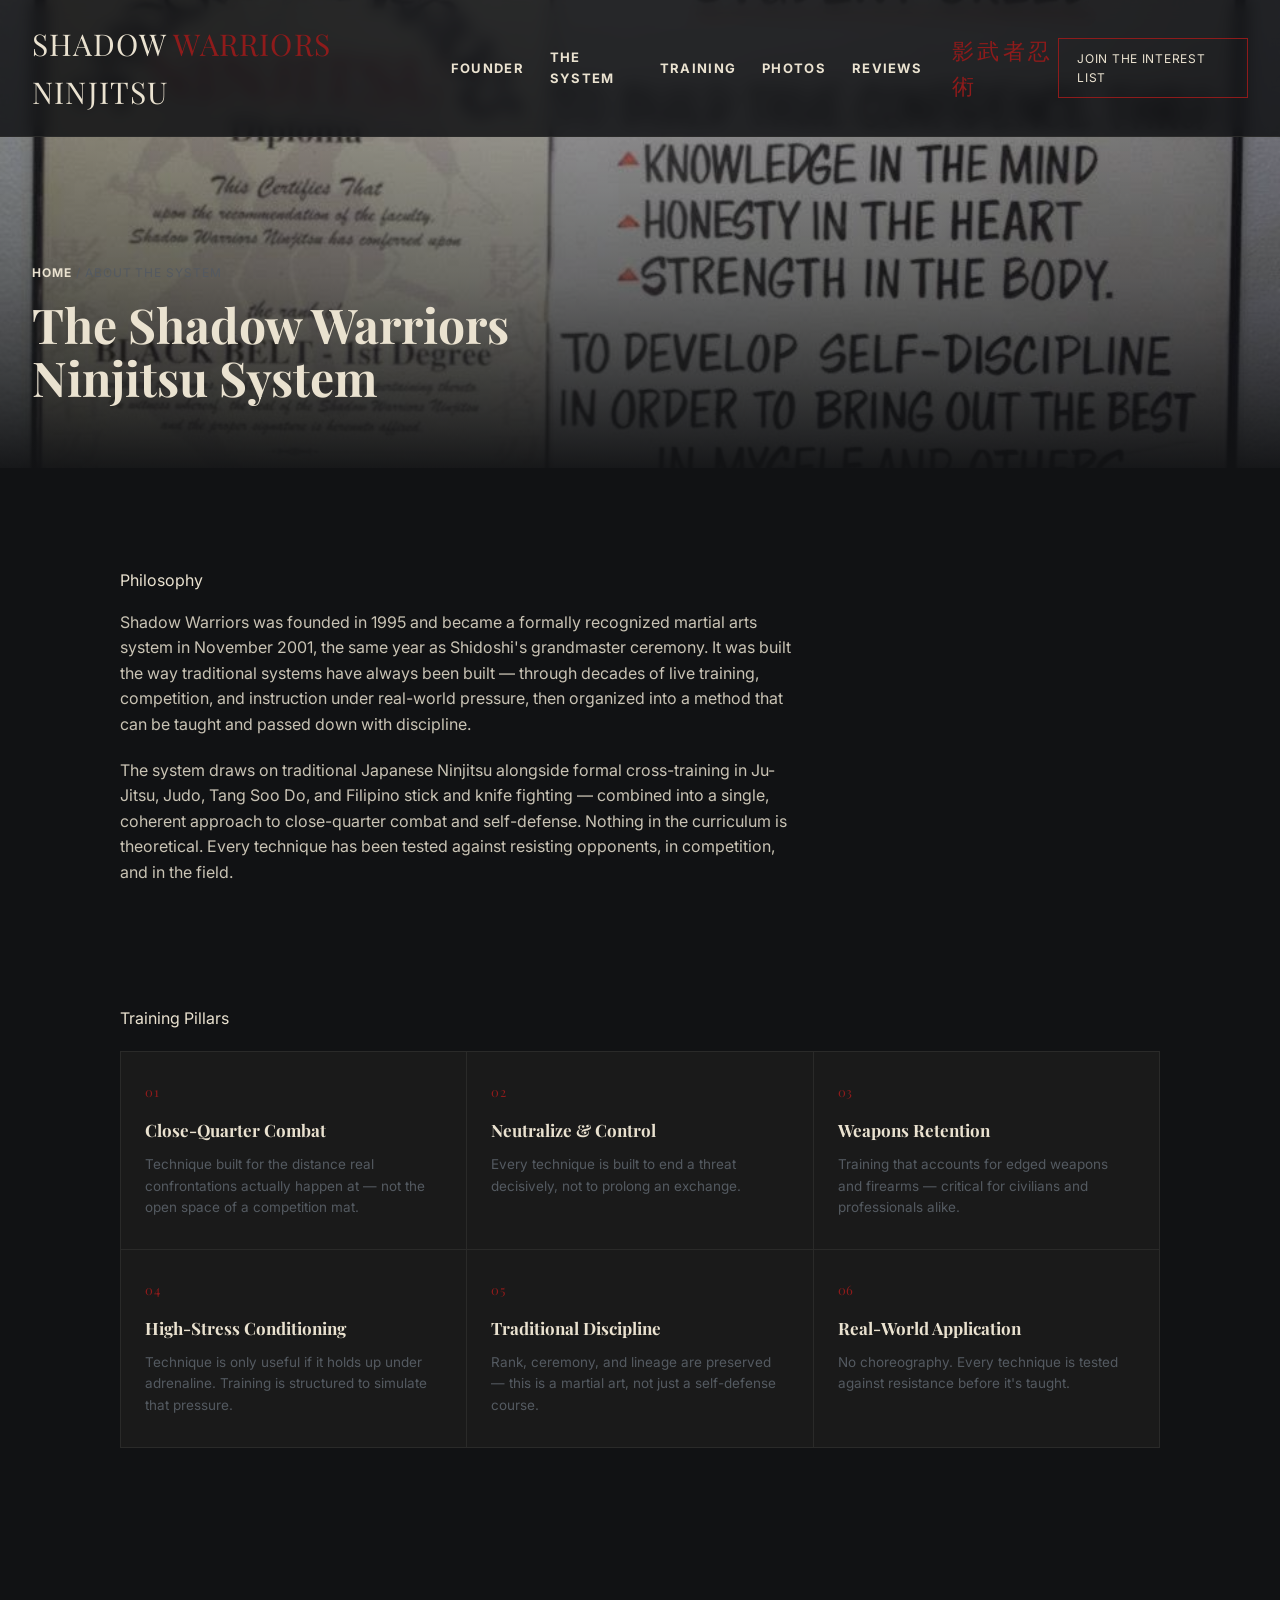
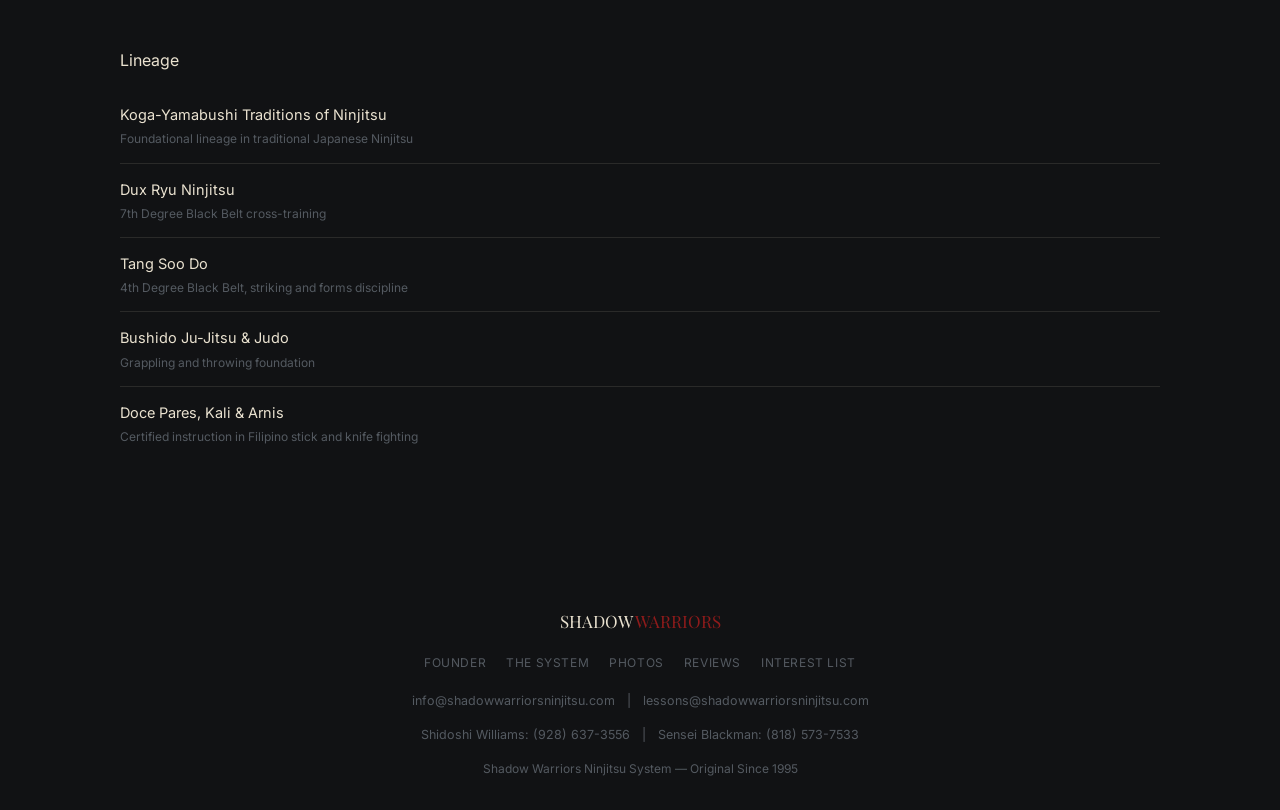
<file: about-the-system.html>
<!DOCTYPE html>
<html lang="en">
<head>
<meta charset="UTF-8">
<meta name="viewport" content="width=device-width, initial-scale=1.0">
<title>About the System — Shadow Warriors Ninjitsu</title>
<link rel="preconnect" href="https://fonts.googleapis.com">
<link rel="preconnect" href="https://fonts.gstatic.com" crossorigin>
<link href="https://fonts.googleapis.com/css2?family=Playfair+Display:wght@400;600;700&family=Inter:wght@400;500;600;700&display=swap" rel="stylesheet">
<link rel="stylesheet" href="style.css">
<style>
  .page-hero{
    position:relative; min-height:52vh;
    display:flex; align-items:flex-end;
    padding:64px 32px 64px;
    background:
      linear-gradient(180deg, rgba(17,18,20,0.12) 0%, rgba(17,18,20,0.55) 60%, rgba(17,18,20,0.97) 100%),
      url('photos/credential-black-belt-diploma-creed.jpg') center 30% / cover no-repeat;
  }
  .page-hero-inner{ max-width:640px; }
  .breadcrumb{ font-size:12px; letter-spacing:0.08em; text-transform:uppercase; color:var(--steel); margin-bottom:16px; display:block; }
  .breadcrumb a{ color:var(--rice); font-weight:700; } .breadcrumb a:hover{ color:var(--crimson); }

  .philosophy p{ color:#c9c3b4; font-size:16px; max-width:680px; margin-bottom:20px; }

  .pillar-grid{ display:grid; grid-template-columns:repeat(3,1fr); gap:1px; background:var(--hairline); border:1px solid var(--hairline); margin-top:20px; }
  .pillar-card{ background:var(--charcoal); padding:30px 24px; }
  .pillar-card .num{ font-family:'Playfair Display', serif; font-size:13px; color:var(--crimson); letter-spacing:0.06em; margin-bottom:14px; }
  .pillar-card h3{ font-family:'Playfair Display', serif; font-size:17px; color:var(--rice); margin-bottom:10px; }
  .pillar-card p{ font-size:13.5px; color:var(--steel); }
  @media (max-width:800px){ .pillar-grid{ grid-template-columns:1fr; } }

  .lineage-list{ list-style:none; margin-top:8px; }
  .lineage-list li{ font-size:14.5px; color:var(--rice); padding:14px 0; border-top:1px solid var(--hairline); }
  .lineage-list li:first-child{ border-top:none; }
  .lineage-list span{ display:block; font-size:12px; color:var(--steel); margin-top:3px; }
</style>
</head>
<body>

<div class="nav-backdrop"></div>
<nav>
  <a href="shadow-warriors-legacy-homepage.html" class="nav-brand" style="text-decoration:none;">SHADOW <span>WARRIORS</span> NINJITSU</a>
  <div class="nav-links">
    <a href="founder.html">Founder</a>
    <a href="about-the-system.html">The System</a>
    <a href="training.html">Training</a>
    <a href="photos.html">Photos</a>
    <a href="shadow-warriors-legacy-homepage.html#reviews">Reviews</a>
    <span class="nav-kanji">影武者忍術</span>
    <a href="contact.html" class="nav-mobile-cta">Join the Interest List</a>
  </div>
  <a href="contact.html" class="nav-cta">Join the Interest List</a>
  <button class="nav-toggle" aria-label="Open menu">&#9776;</button>
</nav>

<header class="page-hero">
  <div class="page-hero-inner fade">
    <span class="breadcrumb"><a href="shadow-warriors-legacy-homepage.html">Home</a> / About the System</span>
    <h1 class="serif" style="font-size:clamp(32px,5vw,48px); color:var(--rice); line-height:1.1;">The Shadow Warriors Ninjitsu System</h1>
  </div>
</header>

<section>
  <div class="inner philosophy">
    <span class="eyebrow" style="display:block; margin-bottom:16px;">Philosophy</span>
    <p>Shadow Warriors was founded in 1995 and became a formally recognized martial arts system in November 2001, the same year as Shidoshi's grandmaster ceremony. It was built the way traditional systems have always been built — through decades of live training, competition, and instruction under real-world pressure, then organized into a method that can be taught and passed down with discipline.</p>
    <p>The system draws on traditional Japanese Ninjitsu alongside formal cross-training in Ju-Jitsu, Judo, Tang Soo Do, and Filipino stick and knife fighting — combined into a single, coherent approach to close-quarter combat and self-defense. Nothing in the curriculum is theoretical. Every technique has been tested against resisting opponents, in competition, and in the field.</p>
  </div>
</section>

<section style="padding-top:0;">
  <div class="inner">
    <span class="eyebrow" style="display:block; margin-bottom:16px;">Training Pillars</span>
    <div class="pillar-grid">
      <div class="pillar-card">
        <div class="num">01</div>
        <h3>Close-Quarter Combat</h3>
        <p>Technique built for the distance real confrontations actually happen at — not the open space of a competition mat.</p>
      </div>
      <div class="pillar-card">
        <div class="num">02</div>
        <h3>Neutralize &amp; Control</h3>
        <p>Every technique is built to end a threat decisively, not to prolong an exchange.</p>
      </div>
      <div class="pillar-card">
        <div class="num">03</div>
        <h3>Weapons Retention</h3>
        <p>Training that accounts for edged weapons and firearms — critical for civilians and professionals alike.</p>
      </div>
      <div class="pillar-card">
        <div class="num">04</div>
        <h3>High-Stress Conditioning</h3>
        <p>Technique is only useful if it holds up under adrenaline. Training is structured to simulate that pressure.</p>
      </div>
      <div class="pillar-card">
        <div class="num">05</div>
        <h3>Traditional Discipline</h3>
        <p>Rank, ceremony, and lineage are preserved — this is a martial art, not just a self-defense course.</p>
      </div>
      <div class="pillar-card">
        <div class="num">06</div>
        <h3>Real-World Application</h3>
        <p>No choreography. Every technique is tested against resistance before it's taught.</p>
      </div>
    </div>
  </div>
</section>

<section>
  <div class="inner">
    <span class="eyebrow" style="display:block; margin-bottom:16px;">Lineage</span>
    <ul class="lineage-list">
      <li>Koga-Yamabushi Traditions of Ninjitsu<span>Foundational lineage in traditional Japanese Ninjitsu</span></li>
      <li>Dux Ryu Ninjitsu<span>7th Degree Black Belt cross-training</span></li>
      <li>Tang Soo Do<span>4th Degree Black Belt, striking and forms discipline</span></li>
      <li>Bushido Ju-Jitsu &amp; Judo<span>Grappling and throwing foundation</span></li>
      <li>Doce Pares, Kali &amp; Arnis<span>Certified instruction in Filipino stick and knife fighting</span></li>
    </ul>
  </div>
</section>

<footer>
  <div class="footer-brand">SHADOW <span>WARRIORS</span></div>
  <div class="footer-links">
    <a href="founder.html">Founder</a>
    <a href="about-the-system.html">The System</a>
    <a href="photos.html">Photos</a>
    <a href="shadow-warriors-legacy-homepage.html#reviews">Reviews</a>
    <a href="contact.html">Interest List</a>
  </div>
  <div class="footer-emails" style="margin-bottom:14px; font-size:12.5px; color:var(--steel);">
    <a href="mailto:info@shadowwarriorsninjitsu.com" style="color:var(--steel);">info@shadowwarriorsninjitsu.com</a>
    &nbsp;&nbsp;|&nbsp;&nbsp;
    <a href="mailto:lessons@shadowwarriorsninjitsu.com" style="color:var(--steel);">lessons@shadowwarriorsninjitsu.com</a>
  </div>
  <div class="footer-phones" style="margin-bottom:14px; font-size:12.5px; color:var(--steel);">
    <a href="tel:+19286373556" style="color:var(--steel);">Shidoshi Williams: (928) 637-3556</a>
    &nbsp;&nbsp;|&nbsp;&nbsp;
    <a href="tel:+18185737533" style="color:var(--steel);">Sensei Blackman: (818) 573-7533</a>
  </div>
  <div class="footer-meta">Shadow Warriors Ninjitsu System — Original Since 1995</div>
</footer>

<script src="script.js"></script>
</body>
</html>
</file>
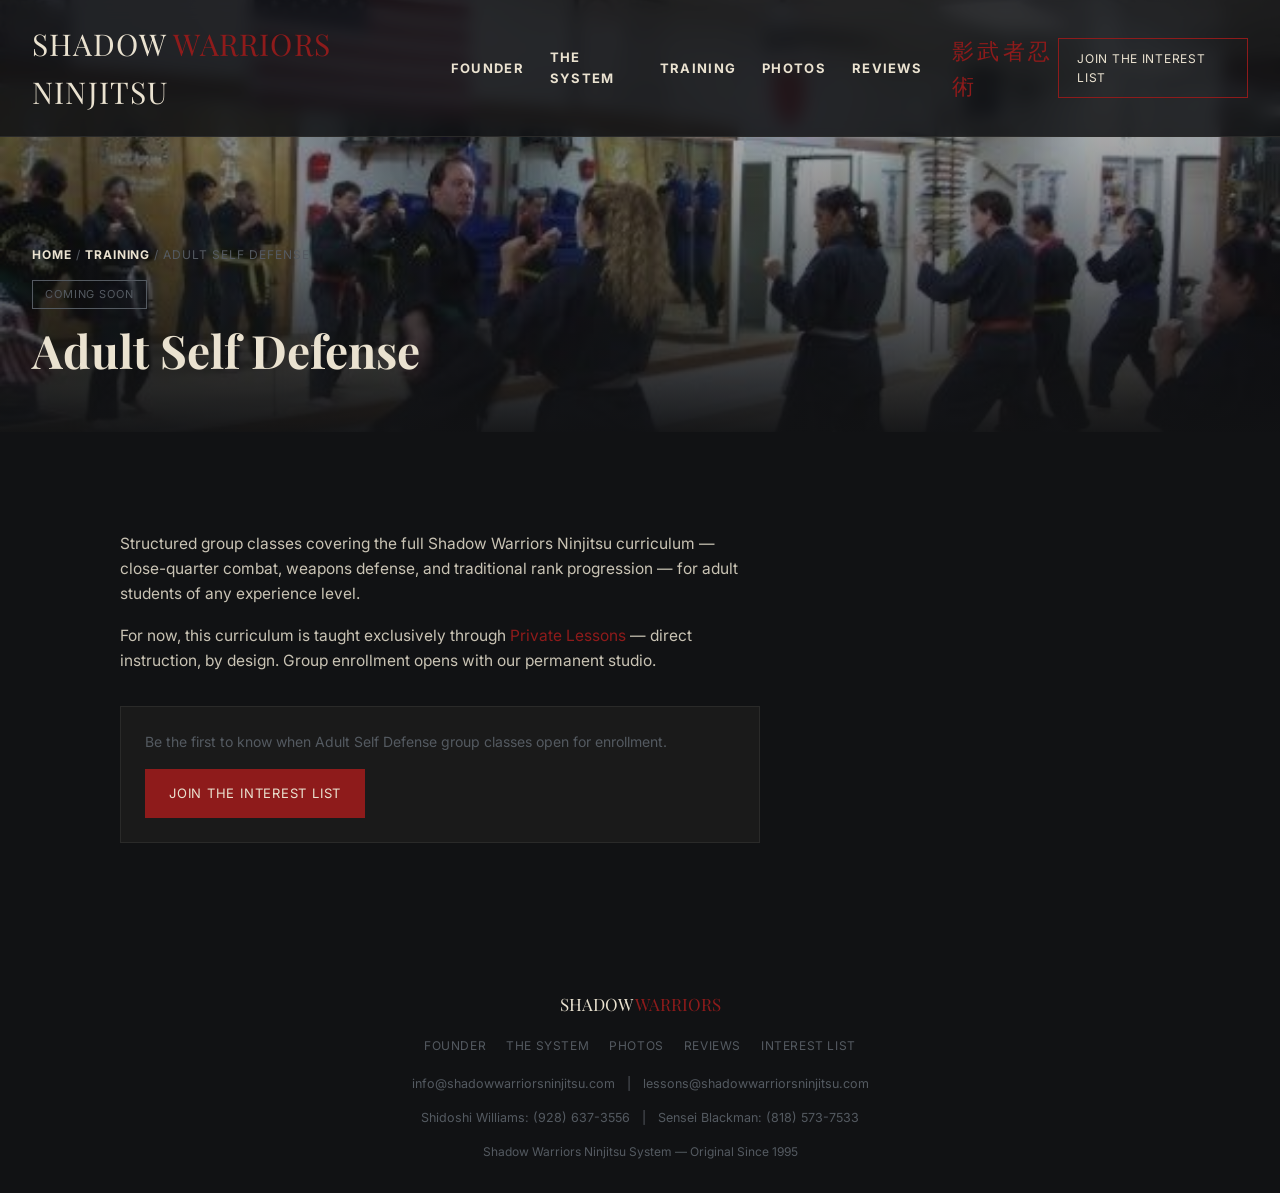
<file: adult-self-defense.html>
<!DOCTYPE html>
<html lang="en">
<head>
<meta charset="UTF-8">
<meta name="viewport" content="width=device-width, initial-scale=1.0">
<title>Adult Self Defense — Shadow Warriors Ninjitsu</title>
<link rel="preconnect" href="https://fonts.googleapis.com">
<link rel="preconnect" href="https://fonts.gstatic.com" crossorigin>
<link href="https://fonts.googleapis.com/css2?family=Playfair+Display:wght@400;600;700&family=Inter:wght@400;500;600;700&display=swap" rel="stylesheet">
<link rel="stylesheet" href="style.css">
<style>
  .page-hero{
    position:relative; min-height:48vh;
    display:flex; align-items:flex-end;
    padding:64px 32px 56px;
    background:
      linear-gradient(180deg, rgba(17,18,20,0.12) 0%, rgba(17,18,20,0.58) 60%, rgba(17,18,20,0.97) 100%),
      url('photos/training-class-kicks.jpg') center 30% / cover no-repeat;
  }
  .breadcrumb{ font-size:12px; letter-spacing:0.08em; text-transform:uppercase; color:var(--steel); margin-bottom:16px; display:block; }
  .breadcrumb a{ color:var(--rice); font-weight:700; } .breadcrumb a:hover{ color:var(--crimson); }
  .status-pill{ display:inline-block; font-size:11px; letter-spacing:0.08em; text-transform:uppercase; color:var(--steel); border:1px solid var(--steel); padding:5px 12px; margin-bottom:16px; }

  .simple-body p{ color:#c9c3b4; font-size:15.5px; max-width:640px; margin-bottom:18px; }
  .cta-block{ margin-top:32px; padding:24px; border:1px solid var(--hairline); background:var(--charcoal); max-width:640px; }
  .cta-block p{ margin-bottom:16px; color:var(--steel); font-size:14px; }
  .cta-btn{ display:inline-block; background:var(--crimson); color:var(--rice); font-size:13px; letter-spacing:0.06em; text-transform:uppercase; padding:14px 24px; }
  .cta-btn:hover{ background:#701515; }
</style>
</head>
<body>

<div class="nav-backdrop"></div>
<nav>
  <a href="shadow-warriors-legacy-homepage.html" class="nav-brand" style="text-decoration:none;">SHADOW <span>WARRIORS</span> NINJITSU</a>
  <div class="nav-links">
    <a href="founder.html">Founder</a>
    <a href="about-the-system.html">The System</a>
    <a href="training.html">Training</a>
    <a href="photos.html">Photos</a>
    <a href="shadow-warriors-legacy-homepage.html#reviews">Reviews</a>
    <span class="nav-kanji">影武者忍術</span>
    <a href="contact.html" class="nav-mobile-cta">Join the Interest List</a>
  </div>
  <a href="contact.html" class="nav-cta">Join the Interest List</a>
  <button class="nav-toggle" aria-label="Open menu">&#9776;</button>
</nav>

<header class="page-hero">
  <div class="fade" style="max-width:620px;">
    <span class="breadcrumb"><a href="shadow-warriors-legacy-homepage.html">Home</a> / <a href="training.html">Training</a> / Adult Self Defense</span>
    <span class="status-pill">Coming Soon</span>
    <h1 class="serif" style="font-size:clamp(30px,5vw,46px); color:var(--rice); line-height:1.1;">Adult Self Defense</h1>
  </div>
</header>

<section>
  <div class="inner simple-body">
    <p>Structured group classes covering the full Shadow Warriors Ninjitsu curriculum — close-quarter combat, weapons defense, and traditional rank progression — for adult students of any experience level.</p>
    <p>For now, this curriculum is taught exclusively through <a href="private-lessons.html" style="color:var(--crimson);">Private Lessons</a> — direct instruction, by design. Group enrollment opens with our permanent studio.</p>

    <div class="cta-block">
      <p>Be the first to know when Adult Self Defense group classes open for enrollment.</p>
      <a href="contact.html" class="cta-btn">Join the Interest List</a>
    </div>
  </div>
</section>

<footer>
  <div class="footer-brand">SHADOW <span>WARRIORS</span></div>
  <div class="footer-links">
    <a href="founder.html">Founder</a>
    <a href="about-the-system.html">The System</a>
    <a href="photos.html">Photos</a>
    <a href="shadow-warriors-legacy-homepage.html#reviews">Reviews</a>
    <a href="contact.html">Interest List</a>
  </div>
  <div class="footer-emails" style="margin-bottom:14px; font-size:12.5px; color:var(--steel);">
    <a href="mailto:info@shadowwarriorsninjitsu.com" style="color:var(--steel);">info@shadowwarriorsninjitsu.com</a>
    &nbsp;&nbsp;|&nbsp;&nbsp;
    <a href="mailto:lessons@shadowwarriorsninjitsu.com" style="color:var(--steel);">lessons@shadowwarriorsninjitsu.com</a>
  </div>
  <div class="footer-phones" style="margin-bottom:14px; font-size:12.5px; color:var(--steel);">
    <a href="tel:+19286373556" style="color:var(--steel);">Shidoshi Williams: (928) 637-3556</a>
    &nbsp;&nbsp;|&nbsp;&nbsp;
    <a href="tel:+18185737533" style="color:var(--steel);">Sensei Blackman: (818) 573-7533</a>
  </div>
  <div class="footer-meta">Shadow Warriors Ninjitsu System — Original Since 1995</div>
</footer>

<script src="script.js"></script>
</body>
</html>
</file>
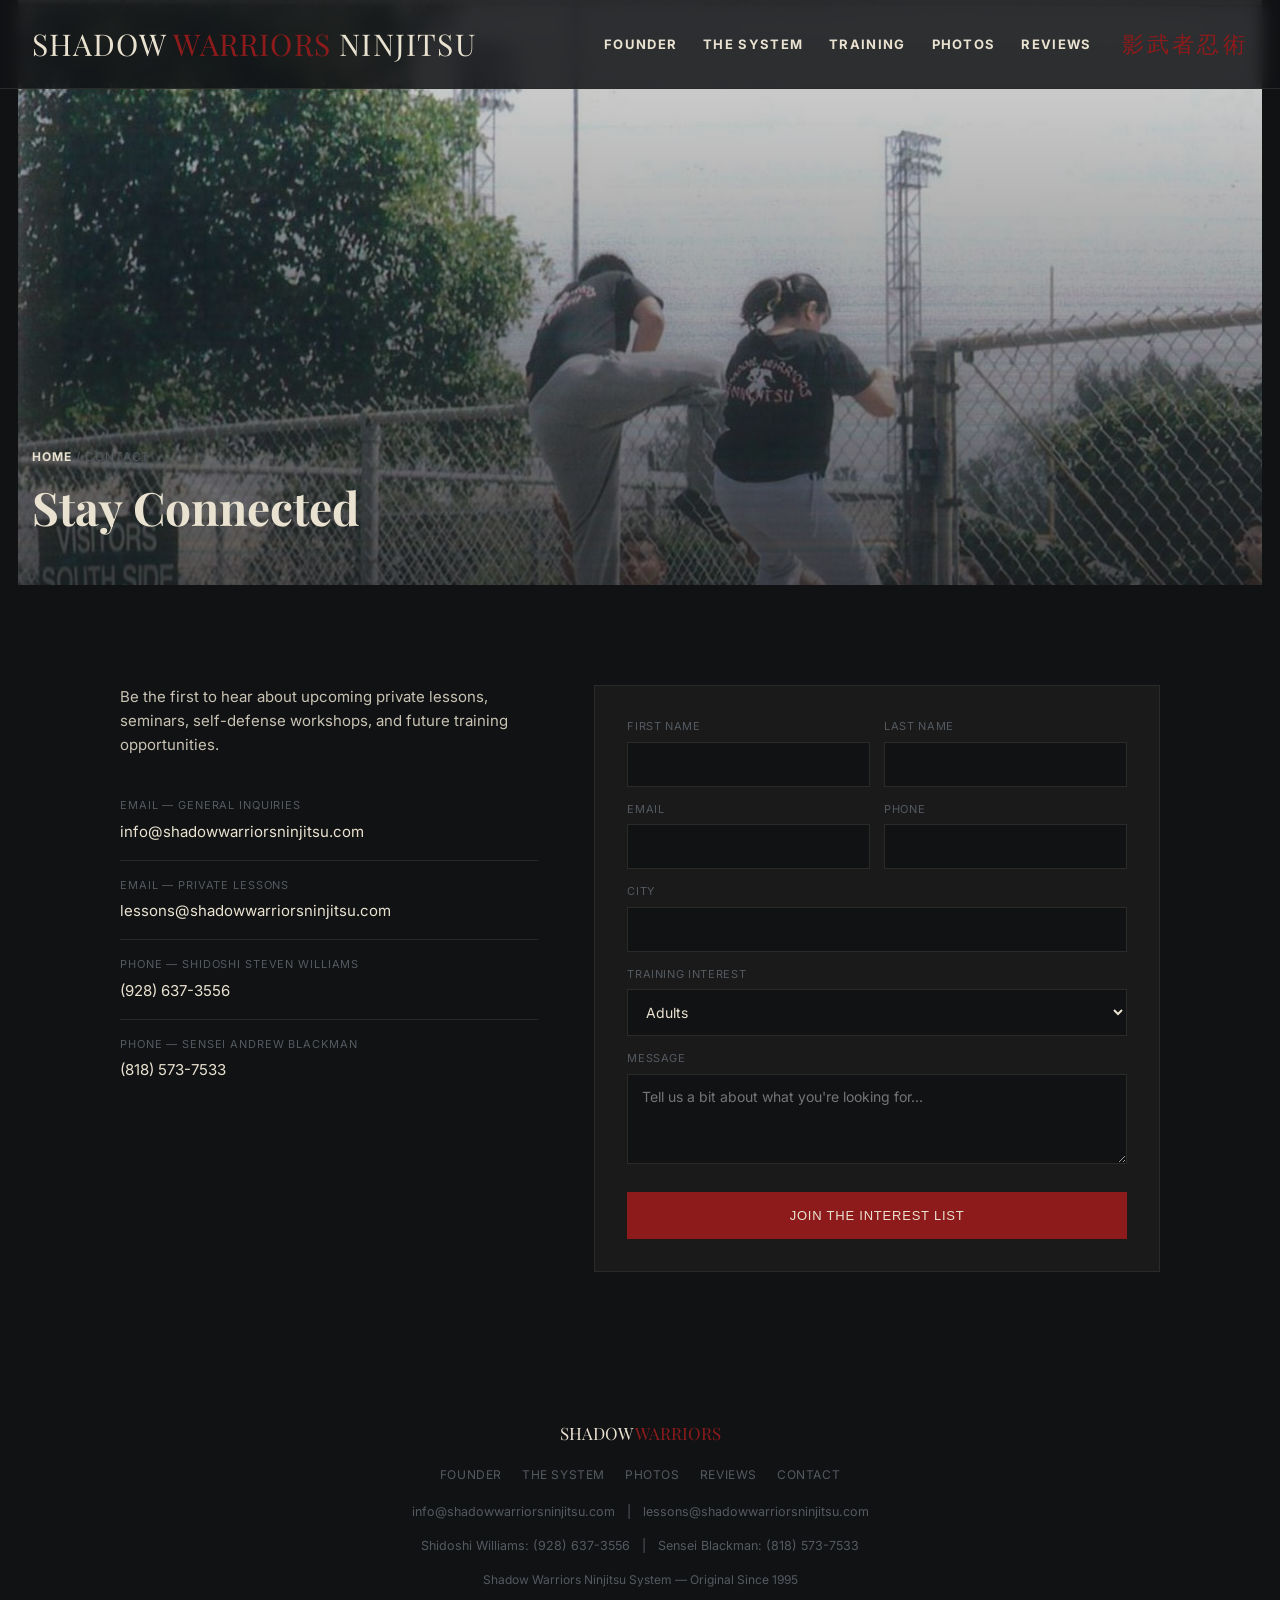
<file: contact.html>
<!DOCTYPE html>
<html lang="en">
<head>
<meta charset="UTF-8">
<meta name="viewport" content="width=device-width, initial-scale=1.0">
<title>Contact — Shadow Warriors Ninjitsu</title>
<link rel="preconnect" href="https://fonts.googleapis.com">
<link rel="preconnect" href="https://fonts.gstatic.com" crossorigin>
<link href="https://fonts.googleapis.com/css2?family=Playfair+Display:wght@400;600;700&family=Inter:wght@400;500;600;700&display=swap" rel="stylesheet">
<link rel="stylesheet" href="style.css">
<style>
  .page-hero{
    position:relative; min-height:65vh;
    display:flex; align-items:flex-end;
    padding:64px 32px 52px;
    background-color:#111214;
    background-image:
      linear-gradient(180deg, rgba(17,18,20,0.15) 0%, rgba(17,18,20,0.6) 60%, rgba(17,18,20,0.97) 100%),
      url('photos/contact-gate-hopping.jpg');
    background-position: 0 0, center center;
    background-size: 100% 100%, contain;
    background-repeat: no-repeat, no-repeat;
  }
  .breadcrumb{ font-size:12px; letter-spacing:0.08em; text-transform:uppercase; color:var(--steel); margin-bottom:16px; display:block; }
  .breadcrumb a{ color:var(--rice); font-weight:700; } .breadcrumb a:hover{ color:var(--crimson); }

  .contact-grid{ display:grid; grid-template-columns:0.85fr 1.15fr; gap:56px; align-items:start; }
  .contact-grid p{ color:#c9c3b4; font-size:15px; margin-bottom:24px; max-width:400px; }
  .info-list{ list-style:none; margin-bottom:32px; }
  .info-list li{ padding:16px 0; border-top:1px solid var(--hairline); }
  .info-list li:first-child{ border-top:none; }
  .info-label{ font-size:11px; letter-spacing:0.08em; text-transform:uppercase; color:var(--steel); margin-bottom:5px; }
  .info-value{ font-size:15px; color:var(--rice); }
  .info-note{ font-size:12.5px; color:var(--steel); font-style:italic; }

  form{ display:flex; flex-direction:column; gap:14px; background:var(--charcoal); border:1px solid var(--hairline); padding:32px; }
  .field-row{ display:grid; grid-template-columns:1fr 1fr; gap:14px; }
  label{ display:block; font-size:11px; letter-spacing:0.06em; text-transform:uppercase; color:var(--steel); margin-bottom:6px; }
  input, select, textarea{
    width:100%; background:var(--carbon); border:1px solid var(--hairline);
    color:var(--rice); padding:13px 14px; font-size:14px; font-family:'Inter', sans-serif;
  }
  textarea{ resize:vertical; min-height:90px; }
  input:focus, select:focus, textarea:focus{ outline:none; border-color:var(--crimson); }
  .submit-btn{
    background:var(--crimson); color:var(--rice); border:none;
    font-size:13px; letter-spacing:0.06em; text-transform:uppercase;
    padding:16px; cursor:pointer; margin-top:6px;
  }
  .submit-btn:hover{ background:#701515; }
  @media (max-width:800px){ .contact-grid{ grid-template-columns:1fr; gap:32px; } .field-row{ grid-template-columns:1fr; } }
</style>
</head>
<body>

<div class="nav-backdrop"></div>
<nav>
  <a href="shadow-warriors-legacy-homepage.html" class="nav-brand" style="text-decoration:none;">SHADOW <span>WARRIORS</span> NINJITSU</a>
  <div class="nav-links">
    <a href="founder.html">Founder</a>
    <a href="about-the-system.html">The System</a>
    <a href="training.html">Training</a>
    <a href="photos.html">Photos</a>
    <a href="shadow-warriors-legacy-homepage.html#reviews">Reviews</a>
    <span class="nav-kanji">影武者忍術</span>
    <a href="contact.html" class="nav-mobile-cta">Join the Interest List</a>
  </div>
  <button class="nav-toggle" aria-label="Open menu">&#9776;</button>
</nav>

<header class="page-hero">
  <div class="fade" style="max-width:640px;">
    <span class="breadcrumb"><a href="shadow-warriors-legacy-homepage.html">Home</a> / Contact</span>
    <h1 class="serif" style="font-size:clamp(30px,5vw,46px); color:var(--rice); line-height:1.1;">Stay Connected</h1>
  </div>
</header>

<section>
  <div class="inner">
    <div class="contact-grid">
      <div>
        <p>Be the first to hear about upcoming private lessons, seminars, self-defense workshops, and future training opportunities.</p>
        <ul class="info-list">
          <li>
            <div class="info-label">Email — General Inquiries</div>
            <div class="info-value"><a href="mailto:info@shadowwarriorsninjitsu.com" style="color:var(--rice);">info@shadowwarriorsninjitsu.com</a></div>
          </li>
          <li>
            <div class="info-label">Email — Private Lessons</div>
            <div class="info-value"><a href="mailto:lessons@shadowwarriorsninjitsu.com" style="color:var(--rice);">lessons@shadowwarriorsninjitsu.com</a></div>
          </li>
          <li>
            <div class="info-label">Phone — Shidoshi Steven Williams</div>
            <div class="info-value"><a href="tel:+19286373556" style="color:var(--rice);">(928) 637-3556</a></div>
          </li>
          <li>
            <div class="info-label">Phone — Sensei Andrew Blackman</div>
            <div class="info-value"><a href="tel:+18185737533" style="color:var(--rice);">(818) 573-7533</a></div>
          </li>
        </ul>
      </div>

      <form action="https://formspree.io/f/mnjkrvel" method="POST">
        <input type="hidden" name="_subject" value="New Interest List Submission — Contact Page">
        <div class="field-row">
          <div><label for="fname">First Name</label><input type="text" id="fname" name="First Name" required></div>
          <div><label for="lname">Last Name</label><input type="text" id="lname" name="Last Name" required></div>
        </div>
        <div class="field-row">
          <div><label for="email">Email</label><input type="email" id="email" name="Email" required></div>
          <div><label for="phone">Phone</label><input type="tel" id="phone" name="Phone"></div>
        </div>
        <div><label for="city">City</label><input type="text" id="city" name="City"></div>
        <div>
          <label for="interest">Training Interest</label>
          <select id="interest" name="Training Interest">
            <option>Adults</option>
            <option>Youth</option>
            <option>Private Lessons</option>
            <option>Women's Programs</option>
            <option>Weapons Training</option>
            <option>Law Enforcement</option>
            <option>Military</option>
          </select>
        </div>
        <div>
          <label for="message">Message</label>
          <textarea id="message" name="Message" placeholder="Tell us a bit about what you're looking for..."></textarea>
        </div>
        <button type="submit" class="submit-btn">Join the Interest List</button>
      </form>
    </div>
  </div>
</section>

<footer>
  <div class="footer-brand">SHADOW <span>WARRIORS</span></div>
  <div class="footer-links">
    <a href="founder.html">Founder</a>
    <a href="about-the-system.html">The System</a>
    <a href="photos.html">Photos</a>
    <a href="shadow-warriors-legacy-homepage.html#reviews">Reviews</a>
    <a href="contact.html">Contact</a>
  </div>
  <div class="footer-emails" style="margin-bottom:14px; font-size:12.5px; color:var(--steel);">
    <a href="mailto:info@shadowwarriorsninjitsu.com" style="color:var(--steel);">info@shadowwarriorsninjitsu.com</a>
    &nbsp;&nbsp;|&nbsp;&nbsp;
    <a href="mailto:lessons@shadowwarriorsninjitsu.com" style="color:var(--steel);">lessons@shadowwarriorsninjitsu.com</a>
  </div>
  <div class="footer-phones" style="margin-bottom:14px; font-size:12.5px; color:var(--steel);">
    <a href="tel:+19286373556" style="color:var(--steel);">Shidoshi Williams: (928) 637-3556</a>
    &nbsp;&nbsp;|&nbsp;&nbsp;
    <a href="tel:+18185737533" style="color:var(--steel);">Sensei Blackman: (818) 573-7533</a>
  </div>
  <div class="footer-meta">Shadow Warriors Ninjitsu System — Original Since 1995</div>
</footer>

<script src="script.js"></script>
</body>
</html>
</file>
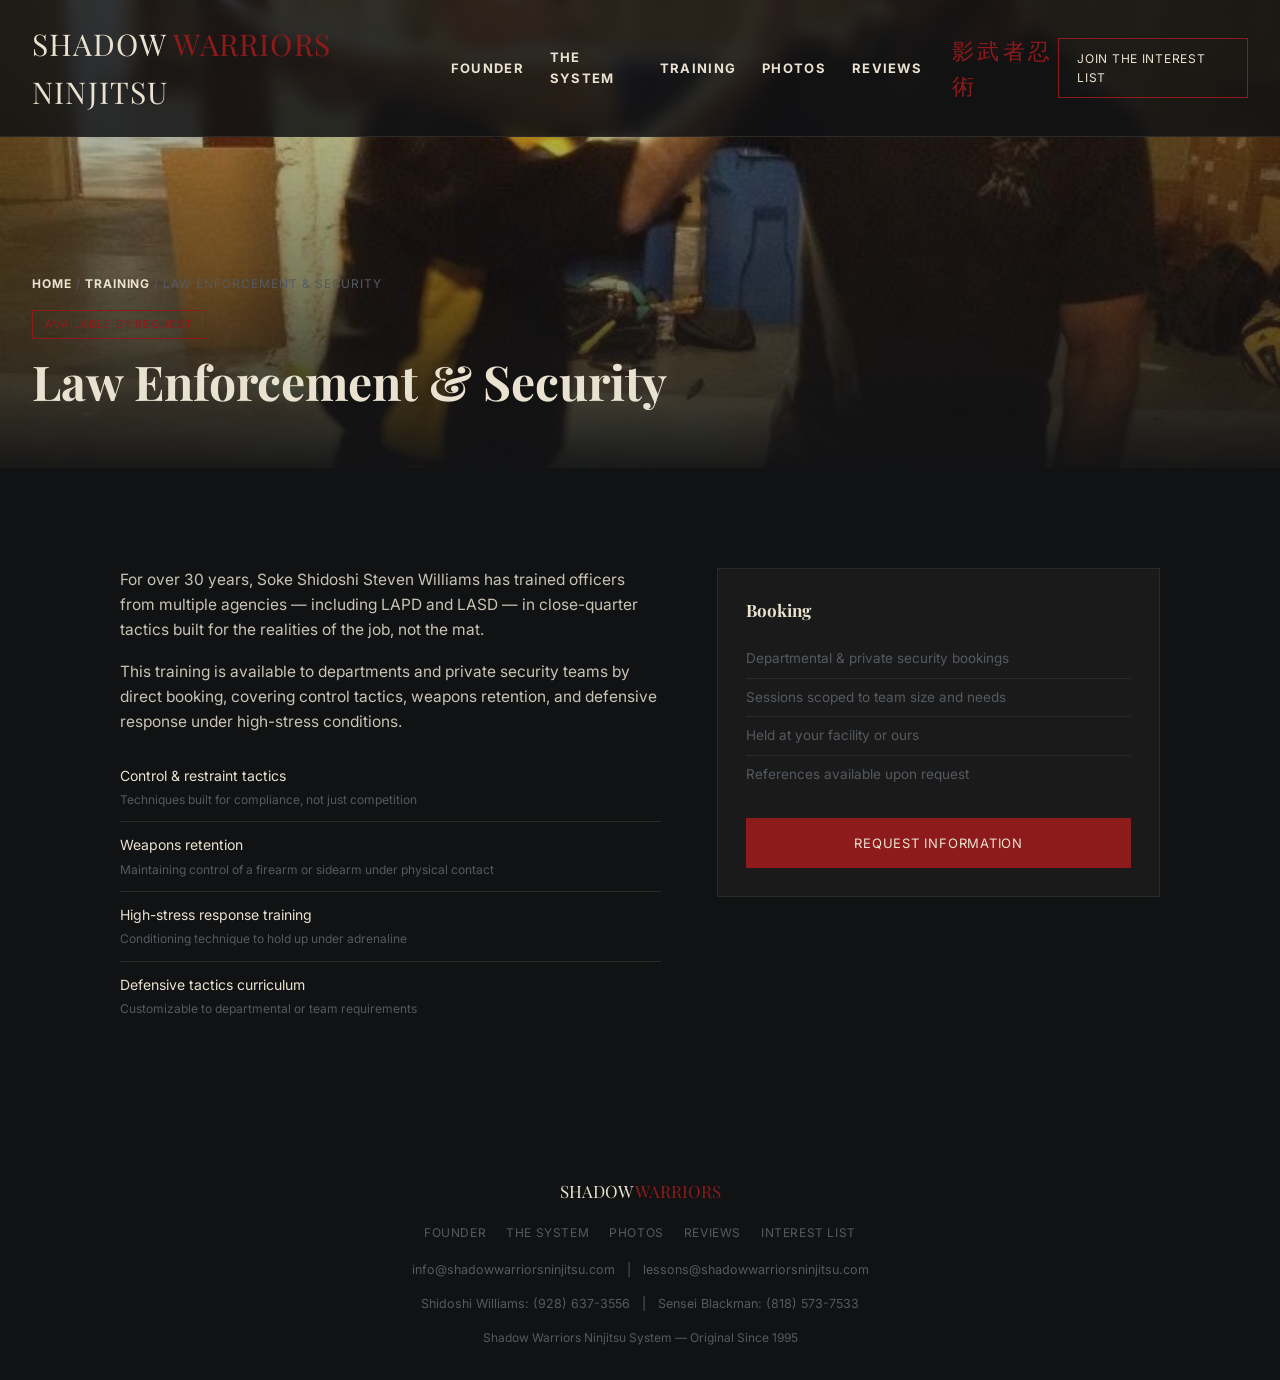
<file: law-enforcement-security.html>
<!DOCTYPE html>
<html lang="en">
<head>
<meta charset="UTF-8">
<meta name="viewport" content="width=device-width, initial-scale=1.0">
<title>Law Enforcement &amp; Security — Shadow Warriors Ninjitsu</title>
<link rel="preconnect" href="https://fonts.googleapis.com">
<link rel="preconnect" href="https://fonts.gstatic.com" crossorigin>
<link href="https://fonts.googleapis.com/css2?family=Playfair+Display:wght@400;600;700&family=Inter:wght@400;500;600;700&display=swap" rel="stylesheet">
<link rel="stylesheet" href="style.css">
<style>
  .page-hero{
    position:relative; min-height:52vh;
    display:flex; align-items:flex-end;
    padding:64px 32px 60px;
    background:
      linear-gradient(180deg, rgba(17,18,20,0.12) 0%, rgba(17,18,20,0.55) 60%, rgba(17,18,20,0.97) 100%),
      url('photos/training-weapons-defense-1.jpg') center 30% / cover no-repeat;
  }
  .breadcrumb{ font-size:12px; letter-spacing:0.08em; text-transform:uppercase; color:var(--steel); margin-bottom:16px; display:block; }
  .breadcrumb a{ color:var(--rice); font-weight:700; } .breadcrumb a:hover{ color:var(--crimson); }
  .status-pill{ display:inline-block; font-size:11px; letter-spacing:0.08em; text-transform:uppercase; color:var(--crimson); border:1px solid var(--crimson); padding:5px 12px; margin-bottom:16px; }

  .detail-grid{ display:grid; grid-template-columns:1.1fr 0.9fr; gap:56px; align-items:start; }
  .detail-grid p{ color:#c9c3b4; font-size:15.5px; margin-bottom:18px; }
  .detail-list{ list-style:none; margin-top:8px; }
  .detail-list li{ font-size:14px; color:var(--rice); padding:12px 0; border-top:1px solid var(--hairline); }
  .detail-list li:first-child{ border-top:none; }
  .detail-list span{ display:block; font-size:12px; color:var(--steel); margin-top:3px; }

  .side-card{ background:var(--charcoal); border:1px solid var(--hairline); padding:28px; }
  .side-card h3{ font-family:'Playfair Display', serif; font-size:17px; color:var(--rice); margin-bottom:16px; }
  .side-card ul{ list-style:none; margin-bottom:24px; }
  .side-card li{ font-size:13.5px; color:var(--steel); padding:8px 0; border-top:1px solid var(--hairline); }
  .side-card li:first-child{ border-top:none; }
  .side-btn{ display:block; text-align:center; background:var(--crimson); color:var(--rice); font-size:13px; letter-spacing:0.06em; text-transform:uppercase; padding:15px; }
  .side-btn:hover{ background:#701515; }
  @media (max-width:800px){ .detail-grid{ grid-template-columns:1fr; } }
</style>
</head>
<body>

<div class="nav-backdrop"></div>
<nav>
  <a href="index.html" class="nav-brand" style="text-decoration:none;">SHADOW <span>WARRIORS</span> NINJITSU</a>
  <div class="nav-links">
    <a href="founder.html">Founder</a>
    <a href="about-the-system.html">The System</a>
    <a href="training.html">Training</a>
    <a href="photos.html">Photos</a>
    <a href="shadow-warriors-legacy-homepage.html#reviews">Reviews</a>
    <span class="nav-kanji">影武者忍術</span>
    <a href="contact.html" class="nav-mobile-cta">Join the Interest List</a>
  </div>
  <a href="contact.html" class="nav-cta">Join the Interest List</a>
  <button class="nav-toggle" aria-label="Open menu">&#9776;</button>
</nav>

<header class="page-hero">
  <div class="fade" style="max-width:640px;">
    <span class="breadcrumb"><a href="shadow-warriors-legacy-homepage.html">Home</a> / <a href="training.html">Training</a> / Law Enforcement &amp; Security</span>
    <span class="status-pill">Available by Request</span>
    <h1 class="serif" style="font-size:clamp(30px,5vw,48px); color:var(--rice); line-height:1.1;">Law Enforcement &amp; Security</h1>
  </div>
</header>

<section>
  <div class="inner">
    <div class="detail-grid">
      <div>
        <p>For over 30 years, Soke Shidoshi Steven Williams has trained officers from multiple agencies — including LAPD and LASD — in close-quarter tactics built for the realities of the job, not the mat.</p>
        <p>This training is available to departments and private security teams by direct booking, covering control tactics, weapons retention, and defensive response under high-stress conditions.</p>

        <ul class="detail-list">
          <li>Control &amp; restraint tactics<span>Techniques built for compliance, not just competition</span></li>
          <li>Weapons retention<span>Maintaining control of a firearm or sidearm under physical contact</span></li>
          <li>High-stress response training<span>Conditioning technique to hold up under adrenaline</span></li>
          <li>Defensive tactics curriculum<span>Customizable to departmental or team requirements</span></li>
        </ul>
      </div>

      <div class="side-card">
        <h3>Booking</h3>
        <ul>
          <li>Departmental &amp; private security bookings</li>
          <li>Sessions scoped to team size and needs</li>
          <li>Held at your facility or ours</li>
          <li>References available upon request</li>
        </ul>
        <a href="contact.html" class="side-btn">Request Information</a>
      </div>
    </div>
  </div>
</section>

<footer>
  <div class="footer-brand">SHADOW <span>WARRIORS</span></div>
  <div class="footer-links">
    <a href="founder.html">Founder</a>
    <a href="about-the-system.html">The System</a>
    <a href="photos.html">Photos</a>
    <a href="shadow-warriors-legacy-homepage.html#reviews">Reviews</a>
    <a href="contact.html">Interest List</a>
  </div>
  <div class="footer-emails" style="margin-bottom:14px; font-size:12.5px; color:var(--steel);">
    <a href="mailto:info@shadowwarriorsninjitsu.com" style="color:var(--steel);">info@shadowwarriorsninjitsu.com</a>
    &nbsp;&nbsp;|&nbsp;&nbsp;
    <a href="mailto:lessons@shadowwarriorsninjitsu.com" style="color:var(--steel);">lessons@shadowwarriorsninjitsu.com</a>
  </div>
  <div class="footer-phones" style="margin-bottom:14px; font-size:12.5px; color:var(--steel);">
    <a href="tel:+19286373556" style="color:var(--steel);">Shidoshi Williams: (928) 637-3556</a>
    &nbsp;&nbsp;|&nbsp;&nbsp;
    <a href="tel:+18185737533" style="color:var(--steel);">Sensei Blackman: (818) 573-7533</a>
  </div>
  <div class="footer-meta">Shadow Warriors Ninjitsu System — Original Since 1995</div>
</footer>

<script src="script.js"></script>
</body>
</html>
</file>
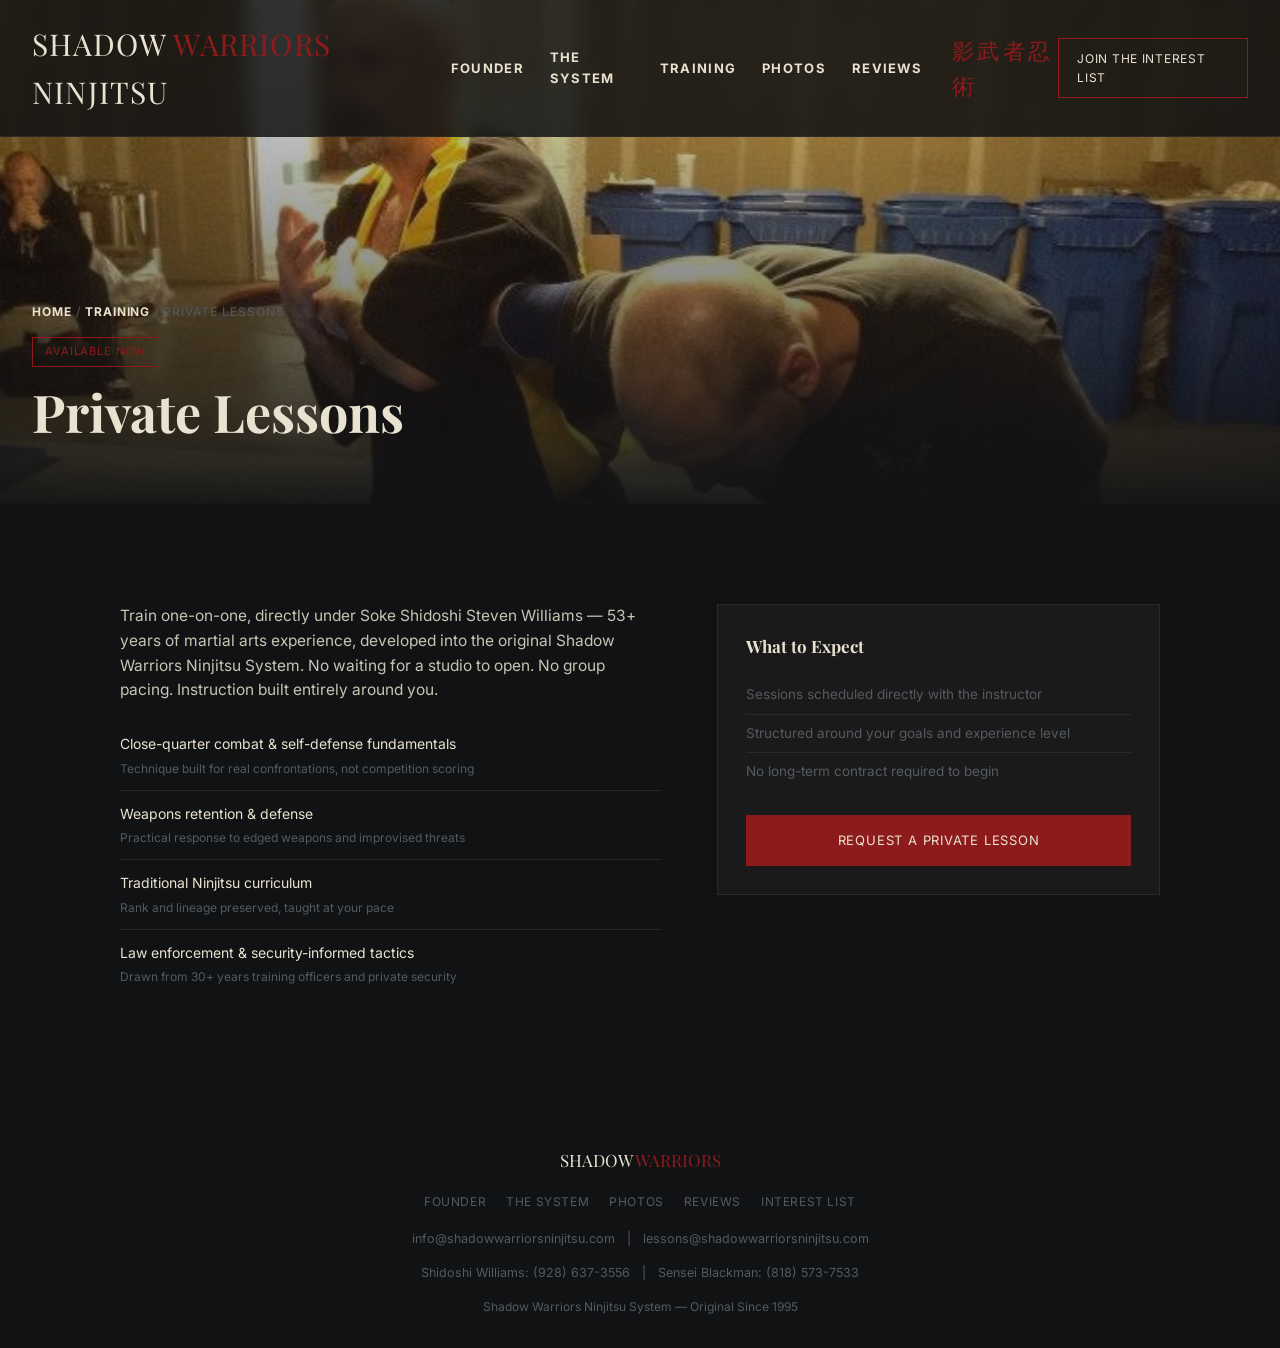
<file: private-lessons.html>
<!DOCTYPE html>
<html lang="en">
<head>
<meta charset="UTF-8">
<meta name="viewport" content="width=device-width, initial-scale=1.0">
<title>Private Lessons — Shadow Warriors Ninjitsu</title>
<link rel="preconnect" href="https://fonts.googleapis.com">
<link rel="preconnect" href="https://fonts.gstatic.com" crossorigin>
<link href="https://fonts.googleapis.com/css2?family=Playfair+Display:wght@400;600;700&family=Inter:wght@400;500;600;700&display=swap" rel="stylesheet">
<link rel="stylesheet" href="style.css">
<style>
  .page-hero{
    position:relative; min-height:56vh;
    display:flex; align-items:flex-end;
    padding:64px 32px 64px;
    background:
      linear-gradient(180deg, rgba(17,18,20,0.10) 0%, rgba(17,18,20,0.5) 60%, rgba(17,18,20,0.97) 100%),
      url('photos/hero-action.jpg') center 25% / cover no-repeat;
  }
  .breadcrumb{ font-size:12px; letter-spacing:0.08em; text-transform:uppercase; color:var(--steel); margin-bottom:16px; display:block; }
  .breadcrumb a{ color:var(--rice); font-weight:700; } .breadcrumb a:hover{ color:var(--crimson); }
  .status-pill{ display:inline-block; font-size:11px; letter-spacing:0.08em; text-transform:uppercase; color:var(--crimson); border:1px solid var(--crimson); padding:5px 12px; margin-bottom:16px; }

  .detail-grid{ display:grid; grid-template-columns:1.1fr 0.9fr; gap:56px; align-items:start; }
  .detail-grid p{ color:#c9c3b4; font-size:15.5px; margin-bottom:18px; }
  .detail-list{ list-style:none; margin-top:8px; }
  .detail-list li{ font-size:14px; color:var(--rice); padding:12px 0; border-top:1px solid var(--hairline); }
  .detail-list li:first-child{ border-top:none; }
  .detail-list span{ display:block; font-size:12px; color:var(--steel); margin-top:3px; }

  .side-card{ background:var(--charcoal); border:1px solid var(--hairline); padding:28px; }
  .side-card h3{ font-family:'Playfair Display', serif; font-size:17px; color:var(--rice); margin-bottom:16px; }
  .side-card ul{ list-style:none; margin-bottom:24px; }
  .side-card li{ font-size:13.5px; color:var(--steel); padding:8px 0; border-top:1px solid var(--hairline); }
  .side-card li:first-child{ border-top:none; }
  .side-btn{ display:block; text-align:center; background:var(--crimson); color:var(--rice); font-size:13px; letter-spacing:0.06em; text-transform:uppercase; padding:15px; }
  .side-btn:hover{ background:#701515; }
  @media (max-width:800px){ .detail-grid{ grid-template-columns:1fr; } }
</style>
</head>
<body>

<div class="nav-backdrop"></div>
<nav>
  <a href="shadow-warriors-legacy-homepage.html" class="nav-brand" style="text-decoration:none;">SHADOW <span>WARRIORS</span> NINJITSU</a>
  <div class="nav-links">
    <a href="founder.html">Founder</a>
    <a href="about-the-system.html">The System</a>
    <a href="training.html">Training</a>
    <a href="photos.html">Photos</a>
    <a href="shadow-warriors-legacy-homepage.html#reviews">Reviews</a>
    <span class="nav-kanji">影武者忍術</span>
    <a href="contact.html" class="nav-mobile-cta">Join the Interest List</a>
  </div>
  <a href="contact.html" class="nav-cta">Join the Interest List</a>
  <button class="nav-toggle" aria-label="Open menu">&#9776;</button>
</nav>

<header class="page-hero">
  <div class="fade" style="max-width:620px;">
    <span class="breadcrumb"><a href="shadow-warriors-legacy-homepage.html">Home</a> / <a href="training.html">Training</a> / Private Lessons</span>
    <span class="status-pill">Available Now</span>
    <h1 class="serif" style="font-size:clamp(32px,5vw,52px); color:var(--rice); line-height:1.1;">Private Lessons</h1>
  </div>
</header>

<section>
  <div class="inner">
    <div class="detail-grid">
      <div>
        <p>Train one-on-one, directly under Soke Shidoshi Steven Williams — 53+ years of martial arts experience, developed into the original Shadow Warriors Ninjitsu System. No waiting for a studio to open. No group pacing. Instruction built entirely around you.</p>

        <ul class="detail-list">
          <li>Close-quarter combat &amp; self-defense fundamentals<span>Technique built for real confrontations, not competition scoring</span></li>
          <li>Weapons retention &amp; defense<span>Practical response to edged weapons and improvised threats</span></li>
          <li>Traditional Ninjitsu curriculum<span>Rank and lineage preserved, taught at your pace</span></li>
          <li>Law enforcement &amp; security-informed tactics<span>Drawn from 30+ years training officers and private security</span></li>
        </ul>
      </div>

      <div class="side-card">
        <h3>What to Expect</h3>
        <ul>
          <li>Sessions scheduled directly with the instructor</li>
          <li>Structured around your goals and experience level</li>
          <li>No long-term contract required to begin</li>
        </ul>
        <a href="contact.html" class="side-btn">Request a Private Lesson</a>
      </div>
    </div>
  </div>
</section>

<footer>
  <div class="footer-brand">SHADOW <span>WARRIORS</span></div>
  <div class="footer-links">
    <a href="founder.html">Founder</a>
    <a href="about-the-system.html">The System</a>
    <a href="photos.html">Photos</a>
    <a href="shadow-warriors-legacy-homepage.html#reviews">Reviews</a>
    <a href="contact.html">Interest List</a>
  </div>
  <div class="footer-emails" style="margin-bottom:14px; font-size:12.5px; color:var(--steel);">
    <a href="mailto:info@shadowwarriorsninjitsu.com" style="color:var(--steel);">info@shadowwarriorsninjitsu.com</a>
    &nbsp;&nbsp;|&nbsp;&nbsp;
    <a href="mailto:lessons@shadowwarriorsninjitsu.com" style="color:var(--steel);">lessons@shadowwarriorsninjitsu.com</a>
  </div>
  <div class="footer-phones" style="margin-bottom:14px; font-size:12.5px; color:var(--steel);">
    <a href="tel:+19286373556" style="color:var(--steel);">Shidoshi Williams: (928) 637-3556</a>
    &nbsp;&nbsp;|&nbsp;&nbsp;
    <a href="tel:+18185737533" style="color:var(--steel);">Sensei Blackman: (818) 573-7533</a>
  </div>
  <div class="footer-meta">Shadow Warriors Ninjitsu System — Original Since 1995</div>
</footer>

<script src="script.js"></script>
</body>
</html>
</file>
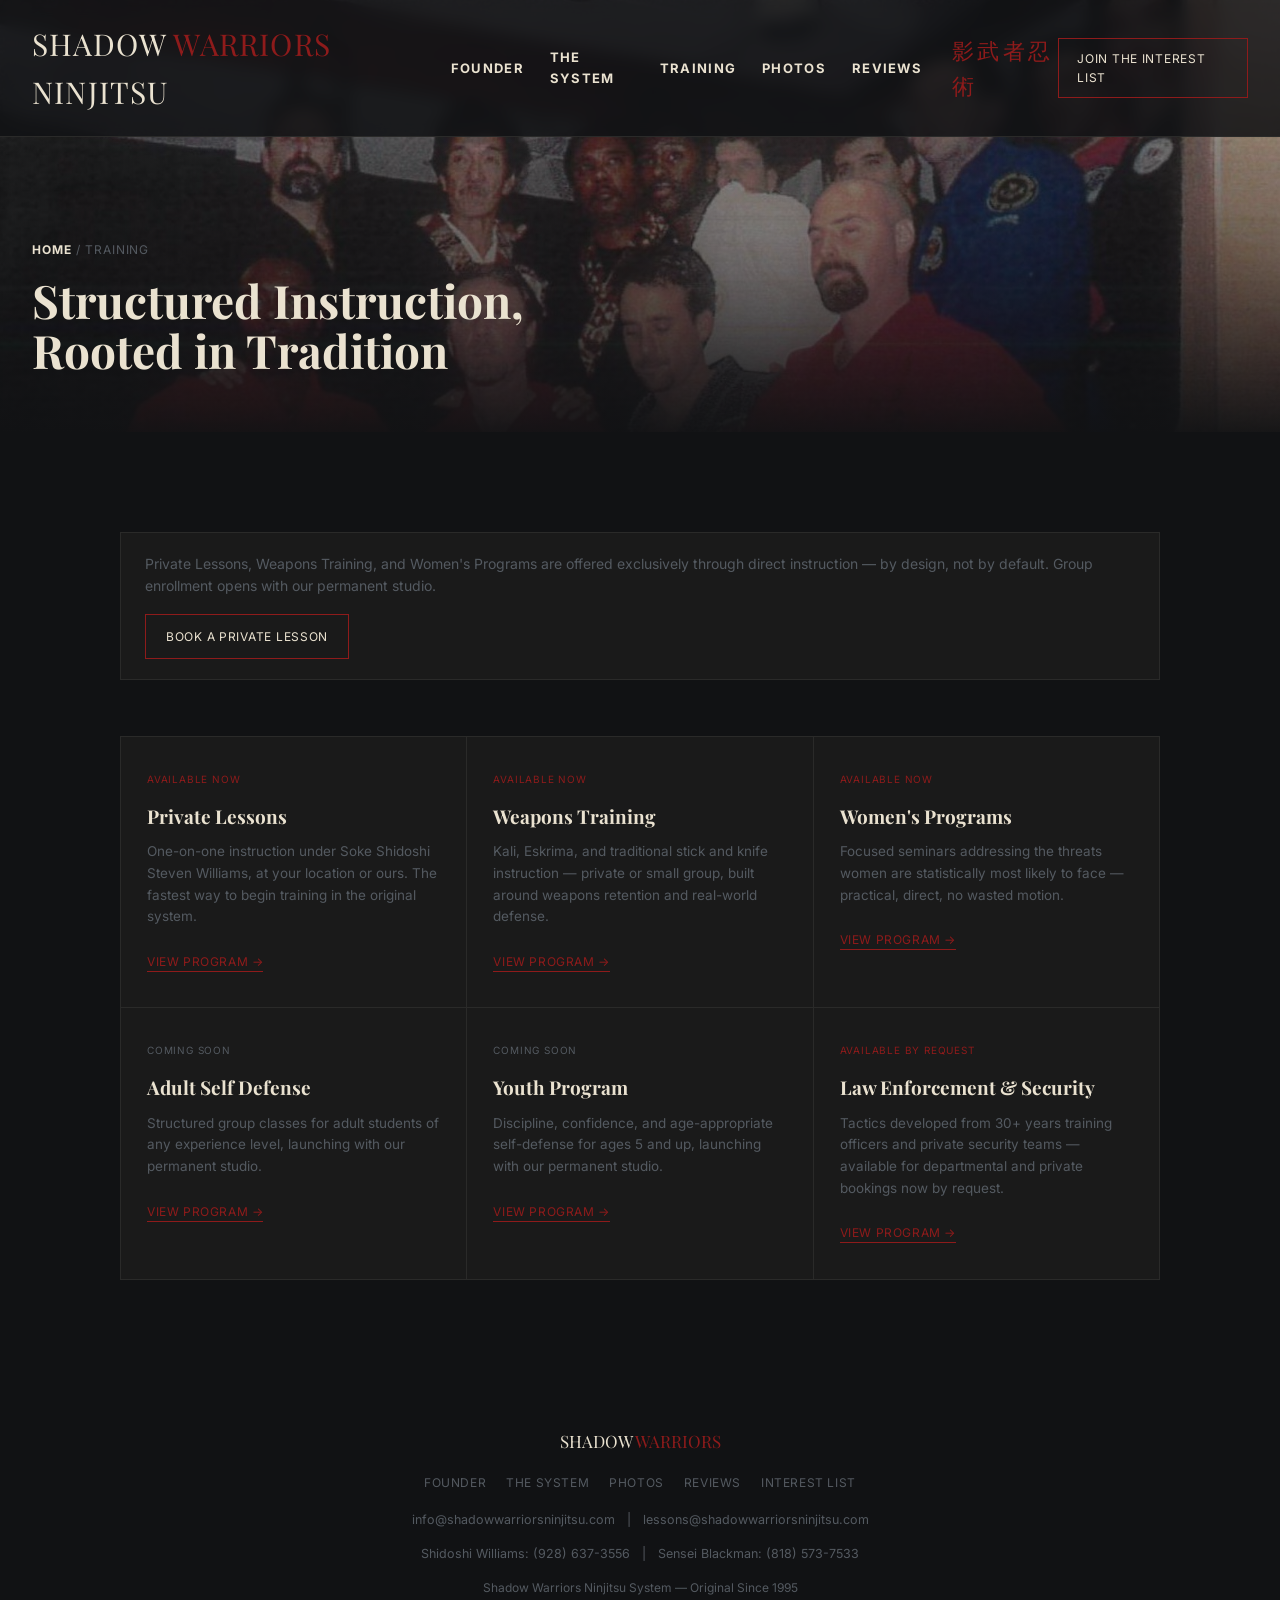
<file: training.html>
<!DOCTYPE html>
<html lang="en">
<head>
<meta charset="UTF-8">
<meta name="viewport" content="width=device-width, initial-scale=1.0">
<title>Training — Shadow Warriors Ninjitsu</title>
<link rel="preconnect" href="https://fonts.googleapis.com">
<link rel="preconnect" href="https://fonts.gstatic.com" crossorigin>
<link href="https://fonts.googleapis.com/css2?family=Playfair+Display:wght@400;600;700&family=Inter:wght@400;500;600;700&display=swap" rel="stylesheet">
<link rel="stylesheet" href="style.css">
<style>
  .page-hero{
    position:relative; min-height:48vh;
    display:flex; align-items:flex-end;
    padding:64px 32px 56px;
    background:
      linear-gradient(180deg, rgba(17,18,20,0.12) 0%, rgba(17,18,20,0.58) 60%, rgba(17,18,20,0.97) 100%),
      url('photos/founder-award-ceremony.jpg') center 30% / cover no-repeat;
  }
  .breadcrumb{ font-size:12px; letter-spacing:0.08em; text-transform:uppercase; color:var(--steel); margin-bottom:16px; display:block; }
  .breadcrumb a{ color:var(--rice); font-weight:700; } .breadcrumb a:hover{ color:var(--crimson); }

  .status-note{ display:flex; justify-content:space-between; align-items:center; flex-wrap:wrap; gap:16px; margin-bottom:56px; padding:20px 24px; border:1px solid var(--hairline); background:var(--charcoal); }
  .status-note p{ font-size:14px; color:var(--steel); margin:0; }
  .status-note a{ font-size:12px; letter-spacing:0.06em; text-transform:uppercase; border:1px solid var(--crimson); color:var(--rice); padding:12px 20px; white-space:nowrap; }
  .status-note a:hover{ background:var(--crimson); }

  .program-grid{ display:grid; grid-template-columns:repeat(3,1fr); gap:1px; background:var(--hairline); border:1px solid var(--hairline); }
  .program-card{ background:var(--charcoal); padding:34px 26px; position:relative; }
  .program-status{ font-size:10px; letter-spacing:0.08em; text-transform:uppercase; color:var(--crimson); margin-bottom:14px; display:block; }
  .program-status.soon{ color:var(--steel); }
  .program-card h3{ font-family:'Playfair Display', serif; font-size:19px; color:var(--rice); margin-bottom:10px; }
  .program-card p{ font-size:13.5px; color:var(--steel); margin-bottom:20px; line-height:1.6; }
  .program-link{ font-size:12px; letter-spacing:0.05em; text-transform:uppercase; color:var(--crimson); border-bottom:1px solid var(--crimson); padding-bottom:2px; }
  @media (max-width:800px){ .program-grid{ grid-template-columns:1fr; } }
</style>
</head>
<body>

<div class="nav-backdrop"></div>
<nav>
  <a href="shadow-warriors-legacy-homepage.html" class="nav-brand" style="text-decoration:none;">SHADOW <span>WARRIORS</span> NINJITSU</a>
  <div class="nav-links">
    <a href="founder.html">Founder</a>
    <a href="about-the-system.html">The System</a>
    <a href="training.html">Training</a>
    <a href="photos.html">Photos</a>
    <a href="shadow-warriors-legacy-homepage.html#reviews">Reviews</a>
    <span class="nav-kanji">影武者忍術</span>
    <a href="contact.html" class="nav-mobile-cta">Join the Interest List</a>
  </div>
  <a href="contact.html" class="nav-cta">Join the Interest List</a>
  <button class="nav-toggle" aria-label="Open menu">&#9776;</button>
</nav>

<header class="page-hero">
  <div class="fade" style="max-width:640px;">
    <span class="breadcrumb"><a href="shadow-warriors-legacy-homepage.html">Home</a> / Training</span>
    <h1 class="serif" style="font-size:clamp(30px,5vw,46px); color:var(--rice); line-height:1.1;">Structured Instruction, Rooted in Tradition</h1>
  </div>
</header>

<section>
  <div class="inner">

    <div class="status-note">
      <p>Private Lessons, Weapons Training, and Women's Programs are offered exclusively through direct instruction — by design, not by default. Group enrollment opens with our permanent studio.</p>
      <a href="private-lessons.html">Book a Private Lesson</a>
    </div>

    <div class="program-grid">
      <div class="program-card">
        <span class="program-status">Available Now</span>
        <h3>Private Lessons</h3>
        <p>One-on-one instruction under Soke Shidoshi Steven Williams, at your location or ours. The fastest way to begin training in the original system.</p>
        <a href="private-lessons.html" class="program-link">View program →</a>
      </div>
      <div class="program-card">
        <span class="program-status">Available Now</span>
        <h3>Weapons Training</h3>
        <p>Kali, Eskrima, and traditional stick and knife instruction — private or small group, built around weapons retention and real-world defense.</p>
        <a href="weapons-training.html" class="program-link">View program →</a>
      </div>
      <div class="program-card">
        <span class="program-status">Available Now</span>
        <h3>Women's Programs</h3>
        <p>Focused seminars addressing the threats women are statistically most likely to face — practical, direct, no wasted motion.</p>
        <a href="womens-programs.html" class="program-link">View program →</a>
      </div>
      <div class="program-card">
        <span class="program-status soon">Coming Soon</span>
        <h3>Adult Self Defense</h3>
        <p>Structured group classes for adult students of any experience level, launching with our permanent studio.</p>
        <a href="adult-self-defense.html" class="program-link">View program →</a>
      </div>
      <div class="program-card">
        <span class="program-status soon">Coming Soon</span>
        <h3>Youth Program</h3>
        <p>Discipline, confidence, and age-appropriate self-defense for ages 5 and up, launching with our permanent studio.</p>
        <a href="youth-program.html" class="program-link">View program →</a>
      </div>
      <div class="program-card">
        <span class="program-status">Available by Request</span>
        <h3>Law Enforcement &amp; Security</h3>
        <p>Tactics developed from 30+ years training officers and private security teams — available for departmental and private bookings now by request.</p>
        <a href="law-enforcement-security.html" class="program-link">View program →</a>
      </div>
    </div>

  </div>
</section>

<footer>
  <div class="footer-brand">SHADOW <span>WARRIORS</span></div>
  <div class="footer-links">
    <a href="founder.html">Founder</a>
    <a href="about-the-system.html">The System</a>
    <a href="photos.html">Photos</a>
    <a href="shadow-warriors-legacy-homepage.html#reviews">Reviews</a>
    <a href="contact.html">Interest List</a>
  </div>
  <div class="footer-emails" style="margin-bottom:14px; font-size:12.5px; color:var(--steel);">
    <a href="mailto:info@shadowwarriorsninjitsu.com" style="color:var(--steel);">info@shadowwarriorsninjitsu.com</a>
    &nbsp;&nbsp;|&nbsp;&nbsp;
    <a href="mailto:lessons@shadowwarriorsninjitsu.com" style="color:var(--steel);">lessons@shadowwarriorsninjitsu.com</a>
  </div>
  <div class="footer-phones" style="margin-bottom:14px; font-size:12.5px; color:var(--steel);">
    <a href="tel:+19286373556" style="color:var(--steel);">Shidoshi Williams: (928) 637-3556</a>
    &nbsp;&nbsp;|&nbsp;&nbsp;
    <a href="tel:+18185737533" style="color:var(--steel);">Sensei Blackman: (818) 573-7533</a>
  </div>
  <div class="footer-meta">Shadow Warriors Ninjitsu System — Original Since 1995</div>
</footer>

<script src="script.js"></script>
</body>
</html>
</file>
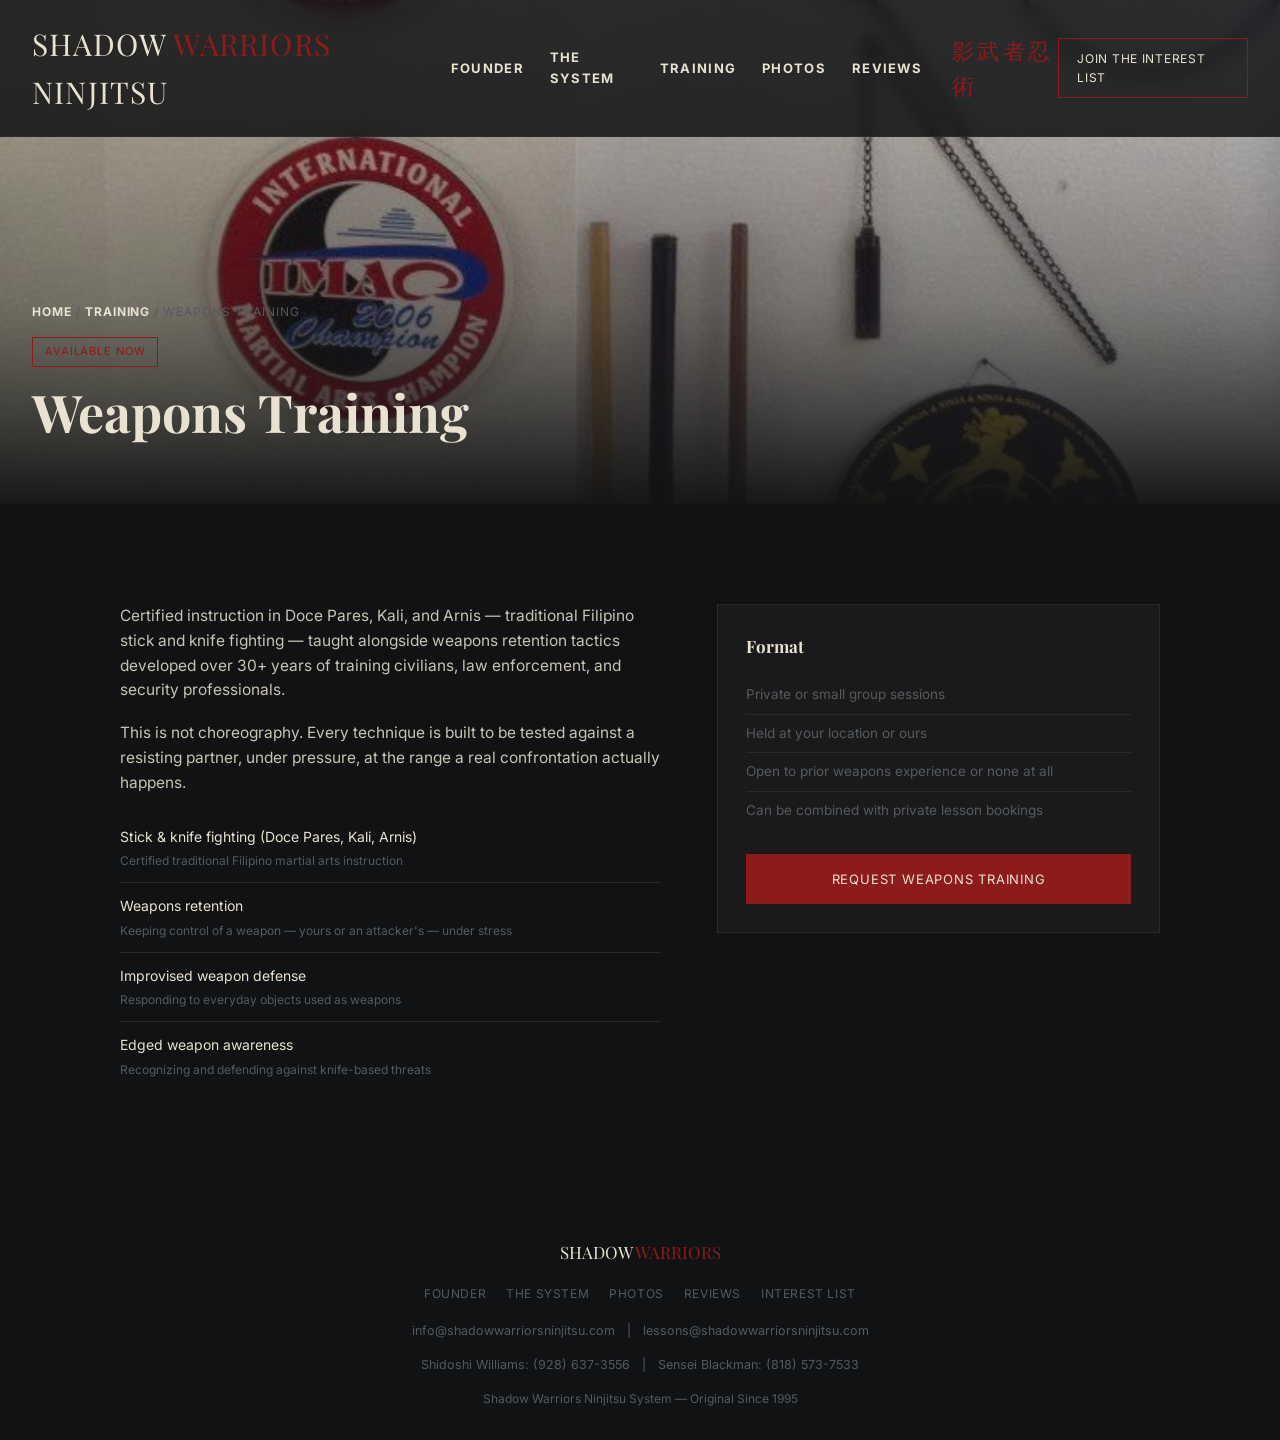
<file: weapons-training.html>
<!DOCTYPE html>
<html lang="en">
<head>
<meta charset="UTF-8">
<meta name="viewport" content="width=device-width, initial-scale=1.0">
<title>Weapons Training — Shadow Warriors Ninjitsu</title>
<link rel="preconnect" href="https://fonts.googleapis.com">
<link rel="preconnect" href="https://fonts.gstatic.com" crossorigin>
<link href="https://fonts.googleapis.com/css2?family=Playfair+Display:wght@400;600;700&family=Inter:wght@400;500;600;700&display=swap" rel="stylesheet">
<link rel="stylesheet" href="style.css">
<style>
  .page-hero{
    position:relative; min-height:56vh;
    display:flex; align-items:flex-end;
    padding:64px 32px 64px;
    background:
      linear-gradient(180deg, rgba(17,18,20,0.10) 0%, rgba(17,18,20,0.5) 60%, rgba(17,18,20,0.97) 100%),
      url('photos/credential-weapons-wall.jpg') center 30% / cover no-repeat;
  }
  .breadcrumb{ font-size:12px; letter-spacing:0.08em; text-transform:uppercase; color:var(--steel); margin-bottom:16px; display:block; }
  .breadcrumb a{ color:var(--rice); font-weight:700; } .breadcrumb a:hover{ color:var(--crimson); }
  .status-pill{ display:inline-block; font-size:11px; letter-spacing:0.08em; text-transform:uppercase; color:var(--crimson); border:1px solid var(--crimson); padding:5px 12px; margin-bottom:16px; }

  .detail-grid{ display:grid; grid-template-columns:1.1fr 0.9fr; gap:56px; align-items:start; }
  .detail-grid p{ color:#c9c3b4; font-size:15.5px; margin-bottom:18px; }
  .detail-list{ list-style:none; margin-top:8px; }
  .detail-list li{ font-size:14px; color:var(--rice); padding:12px 0; border-top:1px solid var(--hairline); }
  .detail-list li:first-child{ border-top:none; }
  .detail-list span{ display:block; font-size:12px; color:var(--steel); margin-top:3px; }

  .side-card{ background:var(--charcoal); border:1px solid var(--hairline); padding:28px; }
  .side-card h3{ font-family:'Playfair Display', serif; font-size:17px; color:var(--rice); margin-bottom:16px; }
  .side-card ul{ list-style:none; margin-bottom:24px; }
  .side-card li{ font-size:13.5px; color:var(--steel); padding:8px 0; border-top:1px solid var(--hairline); }
  .side-card li:first-child{ border-top:none; }
  .side-btn{ display:block; text-align:center; background:var(--crimson); color:var(--rice); font-size:13px; letter-spacing:0.06em; text-transform:uppercase; padding:15px; }
  .side-btn:hover{ background:#701515; }
  @media (max-width:800px){ .detail-grid{ grid-template-columns:1fr; } }
</style>
</head>
<body>

<div class="nav-backdrop"></div>
<nav>
  <a href="shadow-warriors-legacy-homepage.html" class="nav-brand" style="text-decoration:none;">SHADOW <span>WARRIORS</span> NINJITSU</a>
  <div class="nav-links">
    <a href="founder.html">Founder</a>
    <a href="about-the-system.html">The System</a>
    <a href="training.html">Training</a>
    <a href="photos.html">Photos</a>
    <a href="shadow-warriors-legacy-homepage.html#reviews">Reviews</a>
    <span class="nav-kanji">影武者忍術</span>
    <a href="contact.html" class="nav-mobile-cta">Join the Interest List</a>
  </div>
  <a href="contact.html" class="nav-cta">Join the Interest List</a>
  <button class="nav-toggle" aria-label="Open menu">&#9776;</button>
</nav>

<header class="page-hero">
  <div class="fade" style="max-width:620px;">
    <span class="breadcrumb"><a href="shadow-warriors-legacy-homepage.html">Home</a> / <a href="training.html">Training</a> / Weapons Training</span>
    <span class="status-pill">Available Now</span>
    <h1 class="serif" style="font-size:clamp(32px,5vw,52px); color:var(--rice); line-height:1.1;">Weapons Training</h1>
  </div>
</header>

<section>
  <div class="inner">
    <div class="detail-grid">
      <div>
        <p>Certified instruction in Doce Pares, Kali, and Arnis — traditional Filipino stick and knife fighting — taught alongside weapons retention tactics developed over 30+ years of training civilians, law enforcement, and security professionals.</p>
        <p>This is not choreography. Every technique is built to be tested against a resisting partner, under pressure, at the range a real confrontation actually happens.</p>

        <ul class="detail-list">
          <li>Stick &amp; knife fighting (Doce Pares, Kali, Arnis)<span>Certified traditional Filipino martial arts instruction</span></li>
          <li>Weapons retention<span>Keeping control of a weapon — yours or an attacker's — under stress</span></li>
          <li>Improvised weapon defense<span>Responding to everyday objects used as weapons</span></li>
          <li>Edged weapon awareness<span>Recognizing and defending against knife-based threats</span></li>
        </ul>
      </div>

      <div class="side-card">
        <h3>Format</h3>
        <ul>
          <li>Private or small group sessions</li>
          <li>Held at your location or ours</li>
          <li>Open to prior weapons experience or none at all</li>
          <li>Can be combined with private lesson bookings</li>
        </ul>
        <a href="contact.html" class="side-btn">Request Weapons Training</a>
      </div>
    </div>
  </div>
</section>

<footer>
  <div class="footer-brand">SHADOW <span>WARRIORS</span></div>
  <div class="footer-links">
    <a href="founder.html">Founder</a>
    <a href="about-the-system.html">The System</a>
    <a href="photos.html">Photos</a>
    <a href="shadow-warriors-legacy-homepage.html#reviews">Reviews</a>
    <a href="contact.html">Interest List</a>
  </div>
  <div class="footer-emails" style="margin-bottom:14px; font-size:12.5px; color:var(--steel);">
    <a href="mailto:info@shadowwarriorsninjitsu.com" style="color:var(--steel);">info@shadowwarriorsninjitsu.com</a>
    &nbsp;&nbsp;|&nbsp;&nbsp;
    <a href="mailto:lessons@shadowwarriorsninjitsu.com" style="color:var(--steel);">lessons@shadowwarriorsninjitsu.com</a>
  </div>
  <div class="footer-phones" style="margin-bottom:14px; font-size:12.5px; color:var(--steel);">
    <a href="tel:+19286373556" style="color:var(--steel);">Shidoshi Williams: (928) 637-3556</a>
    &nbsp;&nbsp;|&nbsp;&nbsp;
    <a href="tel:+18185737533" style="color:var(--steel);">Sensei Blackman: (818) 573-7533</a>
  </div>
  <div class="footer-meta">Shadow Warriors Ninjitsu System — Original Since 1995</div>
</footer>

<script src="script.js"></script>
</body>
</html>
</file>
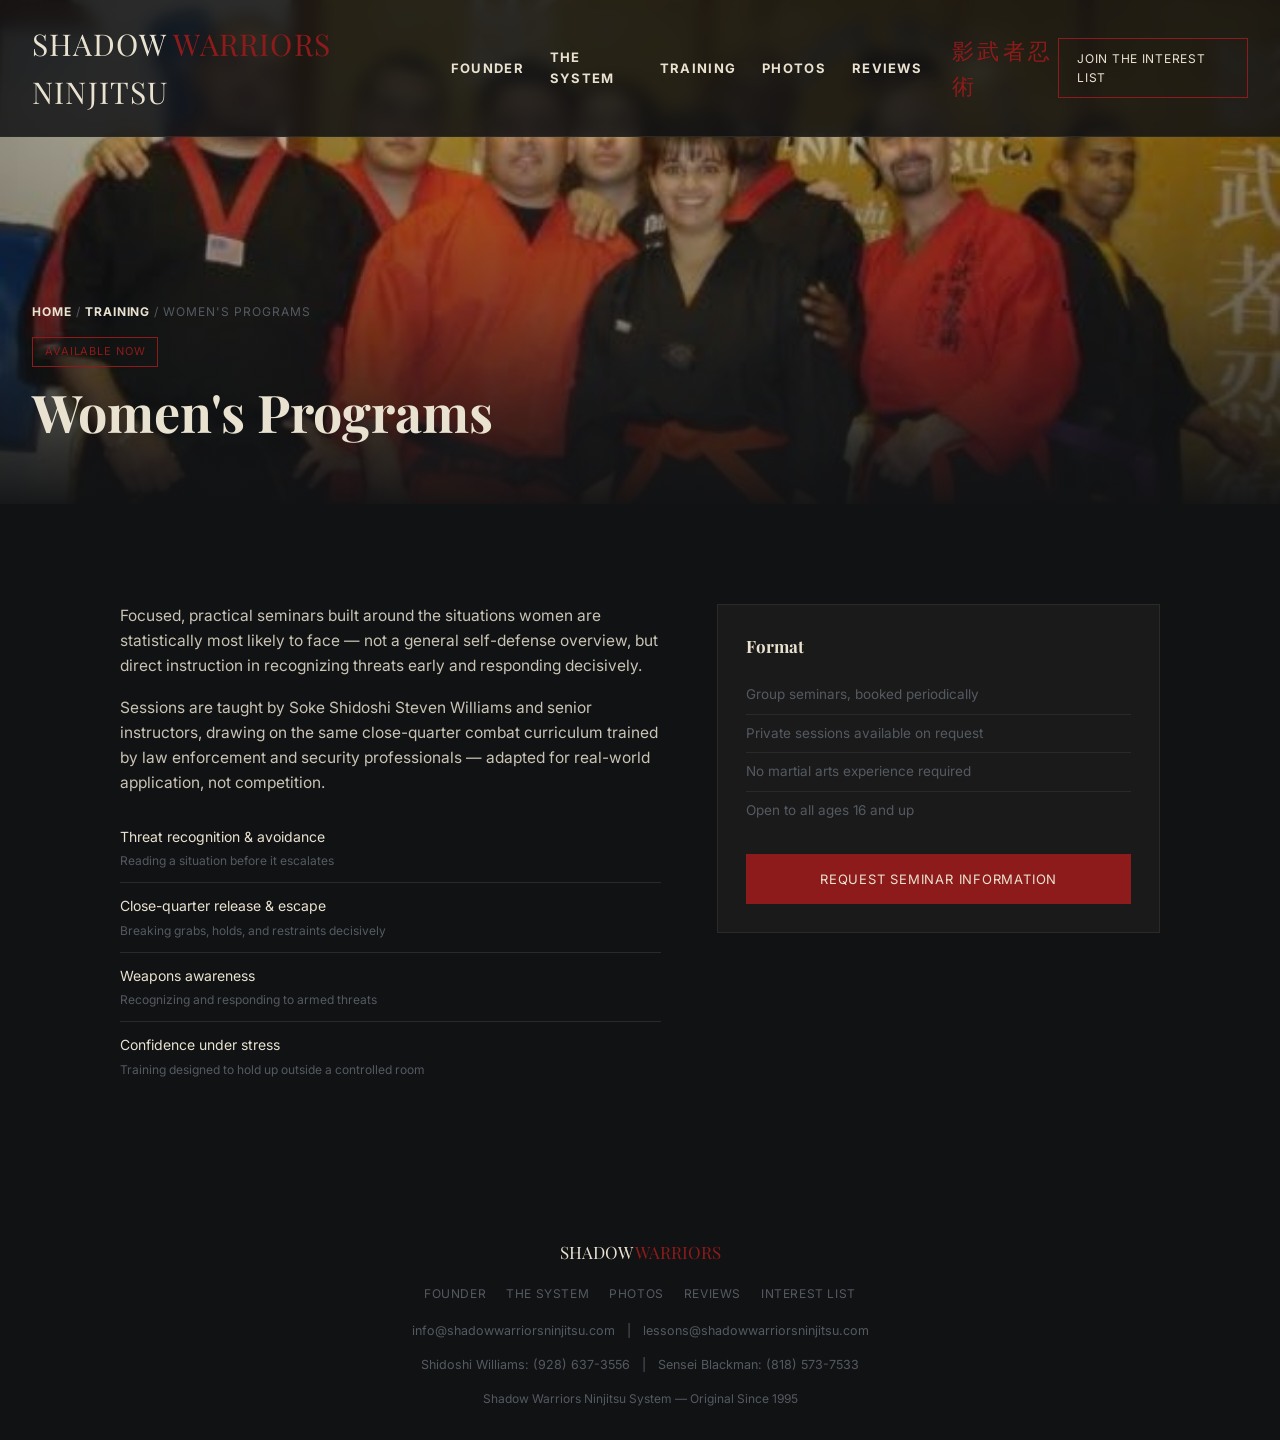
<file: womens-programs.html>
<!DOCTYPE html>
<html lang="en">
<head>
<meta charset="UTF-8">
<meta name="viewport" content="width=device-width, initial-scale=1.0">
<title>Women's Programs — Shadow Warriors Ninjitsu</title>
<link rel="preconnect" href="https://fonts.googleapis.com">
<link rel="preconnect" href="https://fonts.gstatic.com" crossorigin>
<link href="https://fonts.googleapis.com/css2?family=Playfair+Display:wght@400;600;700&family=Inter:wght@400;500;600;700&display=swap" rel="stylesheet">
<link rel="stylesheet" href="style.css">
<style>
  .page-hero{
    position:relative; min-height:56vh;
    display:flex; align-items:flex-end;
    padding:64px 32px 64px;
    background:
      linear-gradient(180deg, rgba(17,18,20,0.10) 0%, rgba(17,18,20,0.5) 60%, rgba(17,18,20,0.97) 100%),
      url('photos/ceremony-group-red-black.jpg') center 10% / cover no-repeat;
  }
  .breadcrumb{ font-size:12px; letter-spacing:0.08em; text-transform:uppercase; color:var(--steel); margin-bottom:16px; display:block; }
  .breadcrumb a{ color:var(--rice); font-weight:700; } .breadcrumb a:hover{ color:var(--crimson); }
  .status-pill{ display:inline-block; font-size:11px; letter-spacing:0.08em; text-transform:uppercase; color:var(--crimson); border:1px solid var(--crimson); padding:5px 12px; margin-bottom:16px; }

  .detail-grid{ display:grid; grid-template-columns:1.1fr 0.9fr; gap:56px; align-items:start; }
  .detail-grid p{ color:#c9c3b4; font-size:15.5px; margin-bottom:18px; }
  .detail-list{ list-style:none; margin-top:8px; }
  .detail-list li{ font-size:14px; color:var(--rice); padding:12px 0; border-top:1px solid var(--hairline); }
  .detail-list li:first-child{ border-top:none; }
  .detail-list span{ display:block; font-size:12px; color:var(--steel); margin-top:3px; }

  .side-card{ background:var(--charcoal); border:1px solid var(--hairline); padding:28px; }
  .side-card h3{ font-family:'Playfair Display', serif; font-size:17px; color:var(--rice); margin-bottom:16px; }
  .side-card ul{ list-style:none; margin-bottom:24px; }
  .side-card li{ font-size:13.5px; color:var(--steel); padding:8px 0; border-top:1px solid var(--hairline); }
  .side-card li:first-child{ border-top:none; }
  .side-btn{ display:block; text-align:center; background:var(--crimson); color:var(--rice); font-size:13px; letter-spacing:0.06em; text-transform:uppercase; padding:15px; }
  .side-btn:hover{ background:#701515; }
  @media (max-width:800px){ .detail-grid{ grid-template-columns:1fr; } }
</style>
</head>
<body>

<div class="nav-backdrop"></div>
<nav>
  <a href="shadow-warriors-legacy-homepage.html" class="nav-brand" style="text-decoration:none;">SHADOW <span>WARRIORS</span> NINJITSU</a>
  <div class="nav-links">
    <a href="founder.html">Founder</a>
    <a href="about-the-system.html">The System</a>
    <a href="training.html">Training</a>
    <a href="photos.html">Photos</a>
    <a href="shadow-warriors-legacy-homepage.html#reviews">Reviews</a>
    <span class="nav-kanji">影武者忍術</span>
    <a href="contact.html" class="nav-mobile-cta">Join the Interest List</a>
  </div>
  <a href="contact.html" class="nav-cta">Join the Interest List</a>
  <button class="nav-toggle" aria-label="Open menu">&#9776;</button>
</nav>

<header class="page-hero">
  <div class="fade" style="max-width:620px;">
    <span class="breadcrumb"><a href="shadow-warriors-legacy-homepage.html">Home</a> / <a href="training.html">Training</a> / Women's Programs</span>
    <span class="status-pill">Available Now</span>
    <h1 class="serif" style="font-size:clamp(32px,5vw,52px); color:var(--rice); line-height:1.1;">Women's Programs</h1>
  </div>
</header>

<section>
  <div class="inner">
    <div class="detail-grid">
      <div>
        <p>Focused, practical seminars built around the situations women are statistically most likely to face — not a general self-defense overview, but direct instruction in recognizing threats early and responding decisively.</p>
        <p>Sessions are taught by Soke Shidoshi Steven Williams and senior instructors, drawing on the same close-quarter combat curriculum trained by law enforcement and security professionals — adapted for real-world application, not competition.</p>

        <ul class="detail-list">
          <li>Threat recognition &amp; avoidance<span>Reading a situation before it escalates</span></li>
          <li>Close-quarter release &amp; escape<span>Breaking grabs, holds, and restraints decisively</span></li>
          <li>Weapons awareness<span>Recognizing and responding to armed threats</span></li>
          <li>Confidence under stress<span>Training designed to hold up outside a controlled room</span></li>
        </ul>
      </div>

      <div class="side-card">
        <h3>Format</h3>
        <ul>
          <li>Group seminars, booked periodically</li>
          <li>Private sessions available on request</li>
          <li>No martial arts experience required</li>
          <li>Open to all ages 16 and up</li>
        </ul>
        <a href="contact.html" class="side-btn">Request Seminar Information</a>
      </div>
    </div>
  </div>
</section>

<footer>
  <div class="footer-brand">SHADOW <span>WARRIORS</span></div>
  <div class="footer-links">
    <a href="founder.html">Founder</a>
    <a href="about-the-system.html">The System</a>
    <a href="photos.html">Photos</a>
    <a href="shadow-warriors-legacy-homepage.html#reviews">Reviews</a>
    <a href="contact.html">Interest List</a>
  </div>
  <div class="footer-emails" style="margin-bottom:14px; font-size:12.5px; color:var(--steel);">
    <a href="mailto:info@shadowwarriorsninjitsu.com" style="color:var(--steel);">info@shadowwarriorsninjitsu.com</a>
    &nbsp;&nbsp;|&nbsp;&nbsp;
    <a href="mailto:lessons@shadowwarriorsninjitsu.com" style="color:var(--steel);">lessons@shadowwarriorsninjitsu.com</a>
  </div>
  <div class="footer-phones" style="margin-bottom:14px; font-size:12.5px; color:var(--steel);">
    <a href="tel:+19286373556" style="color:var(--steel);">Shidoshi Williams: (928) 637-3556</a>
    &nbsp;&nbsp;|&nbsp;&nbsp;
    <a href="tel:+18185737533" style="color:var(--steel);">Sensei Blackman: (818) 573-7533</a>
  </div>
  <div class="footer-meta">Shadow Warriors Ninjitsu System — Original Since 1995</div>
</footer>

<script src="script.js"></script>
</body>
</html>
</file>
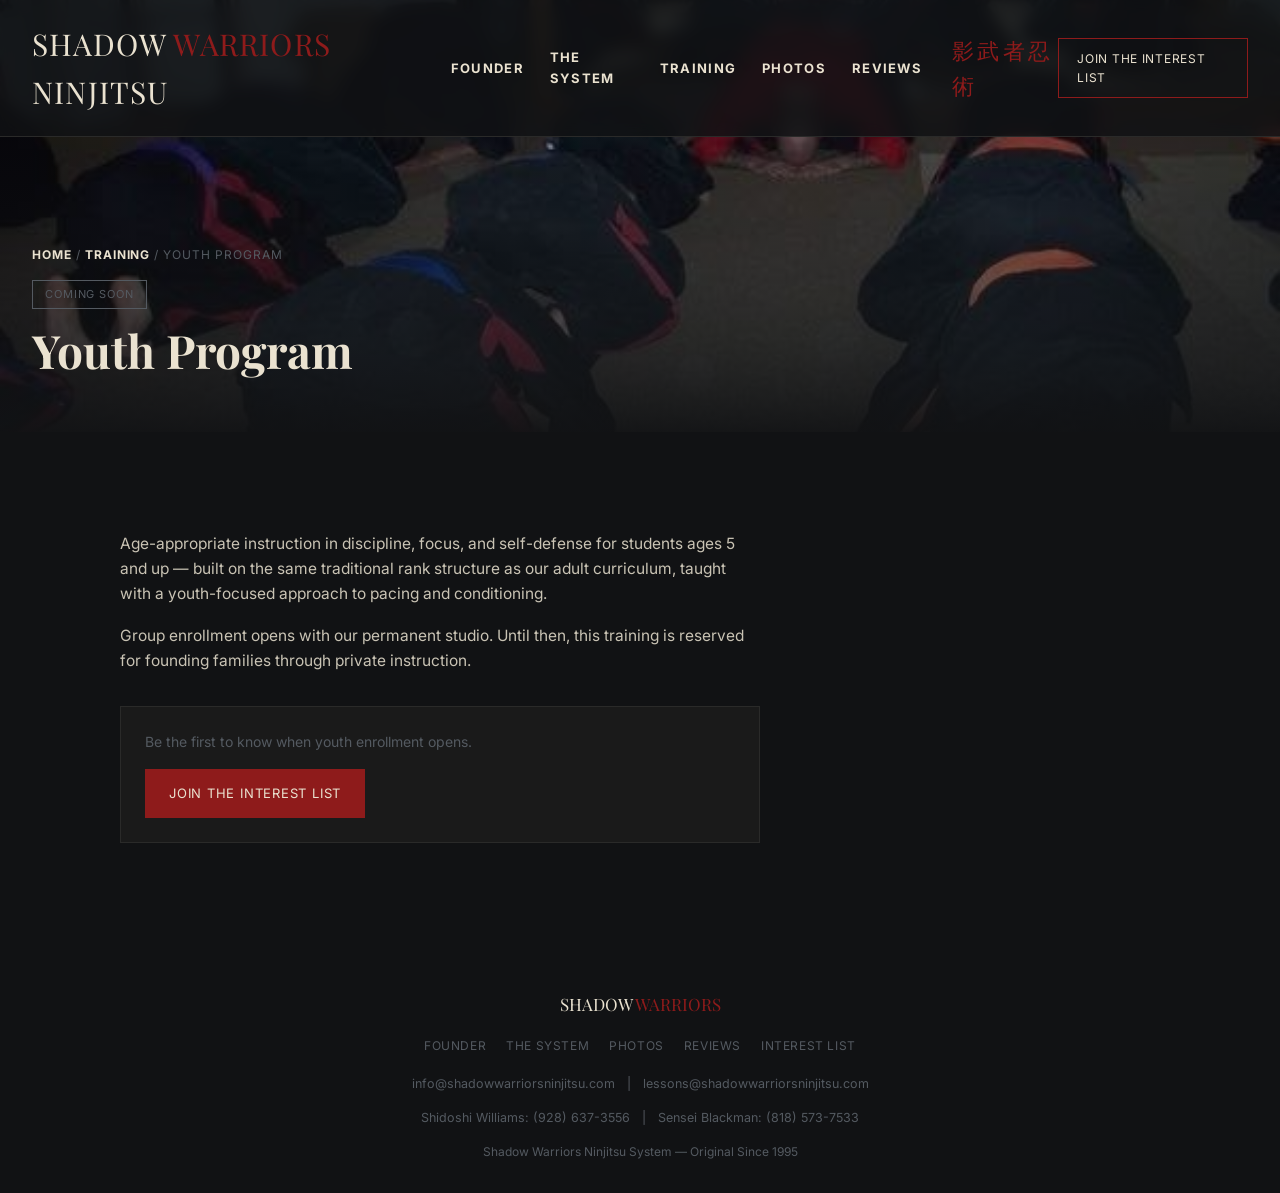
<file: youth-program.html>
<!DOCTYPE html>
<html lang="en">
<head>
<meta charset="UTF-8">
<meta name="viewport" content="width=device-width, initial-scale=1.0">
<title>Youth Program — Shadow Warriors Ninjitsu</title>
<link rel="preconnect" href="https://fonts.googleapis.com">
<link rel="preconnect" href="https://fonts.gstatic.com" crossorigin>
<link href="https://fonts.googleapis.com/css2?family=Playfair+Display:wght@400;600;700&family=Inter:wght@400;500;600;700&display=swap" rel="stylesheet">
<link rel="stylesheet" href="style.css">
<style>
  .page-hero{
    position:relative; min-height:48vh;
    display:flex; align-items:flex-end;
    padding:64px 32px 56px;
    background:
      linear-gradient(180deg, rgba(17,18,20,0.12) 0%, rgba(17,18,20,0.58) 60%, rgba(17,18,20,0.97) 100%),
      url('photos/youth-training-floor.jpg') center 30% / cover no-repeat;
  }
  .breadcrumb{ font-size:12px; letter-spacing:0.08em; text-transform:uppercase; color:var(--steel); margin-bottom:16px; display:block; }
  .breadcrumb a{ color:var(--rice); font-weight:700; } .breadcrumb a:hover{ color:var(--crimson); }
  .status-pill{ display:inline-block; font-size:11px; letter-spacing:0.08em; text-transform:uppercase; color:var(--steel); border:1px solid var(--steel); padding:5px 12px; margin-bottom:16px; }

  .simple-body p{ color:#c9c3b4; font-size:15.5px; max-width:640px; margin-bottom:18px; }
  .cta-block{ margin-top:32px; padding:24px; border:1px solid var(--hairline); background:var(--charcoal); max-width:640px; }
  .cta-block p{ margin-bottom:16px; color:var(--steel); font-size:14px; }
  .cta-btn{ display:inline-block; background:var(--crimson); color:var(--rice); font-size:13px; letter-spacing:0.06em; text-transform:uppercase; padding:14px 24px; }
  .cta-btn:hover{ background:#701515; }
</style>
</head>
<body>

<div class="nav-backdrop"></div>
<nav>
  <a href="shadow-warriors-legacy-homepage.html" class="nav-brand" style="text-decoration:none;">SHADOW <span>WARRIORS</span> NINJITSU</a>
  <div class="nav-links">
    <a href="founder.html">Founder</a>
    <a href="about-the-system.html">The System</a>
    <a href="training.html">Training</a>
    <a href="photos.html">Photos</a>
    <a href="shadow-warriors-legacy-homepage.html#reviews">Reviews</a>
    <span class="nav-kanji">影武者忍術</span>
    <a href="contact.html" class="nav-mobile-cta">Join the Interest List</a>
  </div>
  <a href="contact.html" class="nav-cta">Join the Interest List</a>
  <button class="nav-toggle" aria-label="Open menu">&#9776;</button>
</nav>

<header class="page-hero">
  <div class="fade" style="max-width:620px;">
    <span class="breadcrumb"><a href="shadow-warriors-legacy-homepage.html">Home</a> / <a href="training.html">Training</a> / Youth Program</span>
    <span class="status-pill">Coming Soon</span>
    <h1 class="serif" style="font-size:clamp(30px,5vw,46px); color:var(--rice); line-height:1.1;">Youth Program</h1>
  </div>
</header>

<section>
  <div class="inner simple-body">
    <p>Age-appropriate instruction in discipline, focus, and self-defense for students ages 5 and up — built on the same traditional rank structure as our adult curriculum, taught with a youth-focused approach to pacing and conditioning.</p>
    <p>Group enrollment opens with our permanent studio. Until then, this training is reserved for founding families through private instruction.</p>

    <div class="cta-block">
      <p>Be the first to know when youth enrollment opens.</p>
      <a href="contact.html" class="cta-btn">Join the Interest List</a>
    </div>
  </div>
</section>

<footer>
  <div class="footer-brand">SHADOW <span>WARRIORS</span></div>
  <div class="footer-links">
    <a href="founder.html">Founder</a>
    <a href="about-the-system.html">The System</a>
    <a href="photos.html">Photos</a>
    <a href="shadow-warriors-legacy-homepage.html#reviews">Reviews</a>
    <a href="contact.html">Interest List</a>
  </div>
  <div class="footer-emails" style="margin-bottom:14px; font-size:12.5px; color:var(--steel);">
    <a href="mailto:info@shadowwarriorsninjitsu.com" style="color:var(--steel);">info@shadowwarriorsninjitsu.com</a>
    &nbsp;&nbsp;|&nbsp;&nbsp;
    <a href="mailto:lessons@shadowwarriorsninjitsu.com" style="color:var(--steel);">lessons@shadowwarriorsninjitsu.com</a>
  </div>
  <div class="footer-phones" style="margin-bottom:14px; font-size:12.5px; color:var(--steel);">
    <a href="tel:+19286373556" style="color:var(--steel);">Shidoshi Williams: (928) 637-3556</a>
    &nbsp;&nbsp;|&nbsp;&nbsp;
    <a href="tel:+18185737533" style="color:var(--steel);">Sensei Blackman: (818) 573-7533</a>
  </div>
  <div class="footer-meta">Shadow Warriors Ninjitsu System — Original Since 1995</div>
</footer>

<script src="script.js"></script>
</body>
</html>
</file>
<file: style.css>
:root{
    --carbon:#111214;
    --charcoal:#1a1a1a;
    --crimson:#8e1b1b;
    --steel:#545a61;
    --rice:#eae2d0;
    --hairline:#2a2a29;
  }
  *{box-sizing:border-box; margin:0; padding:0;}
  html{scroll-behavior:smooth;}
  body{
    background:var(--carbon);
    color:var(--rice);
    font-family:'Inter', sans-serif;
    line-height:1.6;
    -webkit-font-smoothing:antialiased;
  }
  img{max-width:100%; display:block;}
  a{color:inherit; text-decoration:none;}
  .serif{ font-family:'Playfair Display', serif; }

  @keyframes fadeUp{ from{opacity:0; transform:translateY(14px);} to{opacity:1; transform:translateY(0);} }
  .fade{ animation:fadeUp 1s ease both; }
  .fade-delay{ animation:fadeUp 1.1s ease 0.15s both; }
  @media (prefers-reduced-motion:reduce){ .fade,.fade-delay{ animation:none; } html{scroll-behavior:auto;} }

  /* ===== NAV ===== */
  nav{
    position:fixed; top:0; left:0; right:0; z-index:150;
    display:flex; align-items:center; justify-content:space-between;
    padding:20px 32px;
    background:rgba(17,18,20,0.85);
    backdrop-filter:blur(8px);
    border-bottom:1px solid var(--hairline);
  }
  .nav-brand{ font-family:'Playfair Display', serif; font-size:30px; letter-spacing:0.04em; color:var(--rice); }
  .nav-brand span{ color:var(--crimson); }
  .nav-links{ display:flex; align-items:center; gap:26px; }
  .nav-links a{ font-size:13px; font-weight:700; letter-spacing:0.1em; text-transform:uppercase; color:var(--rice); }
  .nav-links a:hover{ color:var(--crimson); }
  .nav-kanji{ font-family:'Playfair Display', serif; font-size:22px; letter-spacing:0.15em; color:var(--crimson); margin-left:4px; }
  .nav-cta{
    font-size:12px; letter-spacing:0.06em; text-transform:uppercase;
    border:1px solid var(--crimson); color:var(--rice);
    padding:10px 18px;
  }
  .nav-cta:hover{ background:var(--crimson); }
  .nav-mobile-cta{ display:none; }

  /* ===== HAMBURGER MENU (mobile) ===== */
  .nav-toggle{
    display:none;
    background:none; border:none; color:var(--rice);
    font-size:26px; line-height:1; cursor:pointer;
    padding:4px 6px; margin-left:12px;
  }
  .nav-backdrop{
    position:fixed; inset:0;
    background:rgba(10,10,10,0.7);
    z-index:110;
    opacity:0; pointer-events:none;
    transition:opacity .25s ease;
  }
  .nav-backdrop.nav-open{ opacity:1; pointer-events:auto; }

  @media (max-width:900px){
    .nav-toggle{ display:block; }
    .nav-links{
      display:flex !important;
      flex-direction:column;
      align-items:flex-start;
      gap:26px;
      position:fixed;
      top:0; right:-85%;
      width:78%; max-width:320px;
      height:100vh;
      background:#111214;
      border-left:1px solid var(--hairline);
      padding:90px 32px 32px;
      z-index:120;
      transition:right .3s ease;
      overflow-y:auto;
    }
    .nav-links.nav-open{ right:0; }
    .nav-links a{ font-size:16px; }
    .nav-brand{ font-size:19px; }
    .nav-cta{ display:none; }
    .nav-cta-group{ display:none !important; }
    .nav-links .nav-mobile-cta{
      display:block;
      margin-top:12px;
      background:var(--crimson);
      color:var(--rice);
      padding:14px 20px;
      font-size:13px; letter-spacing:0.06em; text-transform:uppercase;
      text-align:center;
      width:100%;
    }
  }

  /* ===== HERO ===== */
  .hero{
    position:relative; min-height:100vh;
    display:flex; align-items:flex-end;
    padding:64px 32px 88px;
    background:
      linear-gradient(180deg, rgba(17,18,20,0.18) 0%, rgba(17,18,20,0.58) 60%, rgba(17,18,20,0.97) 100%),
      url('photos/hero-outdoor-lineup.jpg') center 30% / cover no-repeat;
  }
  .hero-inner{ max-width:620px; }
  .hero .eyebrow{ font-size:18px; letter-spacing:0.16em; text-transform:uppercase; color:#5c1015; font-weight:700; margin-bottom:18px; display:block; }
  .hero h1{ font-size:clamp(32px,5.5vw,54px); font-weight:700; color:var(--rice); line-height:1.08; margin-bottom:16px; margin-top:-144px; text-shadow:0 4px 24px rgba(0,0,0,0.55), 0 0 40px rgba(142,27,27,0.25); }
  .hero .sub{ font-size:16px; letter-spacing:0.02em; color:var(--steel); margin-bottom:20px; text-transform:uppercase; }
  .hero .support{ font-size:15px; color:#c9c3b4; max-width:440px; margin-bottom:34px; }
  .hero .support strong{ color:var(--rice); font-weight:600; }
  .cta-row{ display:flex; flex-wrap:wrap; gap:16px; align-items:center; }
  .btn-primary{
    background:var(--crimson); color:var(--rice);
    font-size:13px; letter-spacing:0.06em; text-transform:uppercase;
    padding:16px 28px; border:1px solid var(--crimson);
    transition:background .2s ease;
  }
  .btn-primary:hover{ background:#701515; }
  .btn-ghost{
    font-size:13px; letter-spacing:0.04em; color:var(--rice);
    border-bottom:1px solid var(--steel); padding:15px 2px;
  }
  .btn-ghost:hover{ border-color:var(--rice); }

  /* ===== SECTION SHELL ===== */
  section{ padding:100px 32px; }
  .inner{ max-width:1040px; margin:0 auto; }
  .head{ margin-bottom:56px; max-width:600px; }
  .head .eyebrow{ font-size:12px; letter-spacing:0.16em; text-transform:uppercase; color:var(--crimson); margin-bottom:14px; display:block; }
  .head h2{ font-size:clamp(28px,4vw,40px); font-weight:600; color:var(--rice); }
  .head p{ color:var(--steel); margin-top:14px; font-size:15px; }

  /* ===== TRUST STRIP ===== */
  .trust{ padding:48px 32px; border-top:1px solid var(--hairline); border-bottom:1px solid var(--hairline); background:var(--charcoal); }
  .trust-row{ max-width:1040px; margin:0 auto; display:flex; justify-content:space-between; flex-wrap:wrap; gap:20px; }
  .trust-item{ font-size:12px; letter-spacing:0.1em; text-transform:uppercase; color:var(--rice); text-align:center; flex:1; min-width:140px; }

  /* ===== FOUNDER / LEGACY ===== */
  .legacy-grid{ display:grid; grid-template-columns:0.85fr 1.15fr; gap:56px; align-items:center; }
  .legacy-grid img{ width:100%; filter:grayscale(60%) contrast(1.05); border:1px solid var(--hairline); }
  .legacy-grid h3{ font-family:'Playfair Display', serif; font-size:26px; color:var(--rice); margin-bottom:6px; }
  .legacy-grid .role{ color:var(--crimson); font-size:13px; letter-spacing:0.04em; text-transform:uppercase; margin-bottom:20px; }
  .legacy-grid p{ color:#c9c3b4; font-size:15px; margin-bottom:20px; }
  .legacy-list{ list-style:none; }
  .legacy-list li{ font-size:14px; color:var(--rice); padding:10px 0; border-top:1px solid var(--hairline); }
  .legacy-list li:first-child{ border-top:none; }
  @media (max-width:800px){ .legacy-grid{ grid-template-columns:1fr; } }

  /* ===== CREDENTIALS ===== */
  .cred-grid{ display:grid; grid-template-columns:repeat(3,1fr); gap:1px; background:var(--hairline); border:1px solid var(--hairline); }
  .cred-card{ background:var(--carbon); padding:36px 24px; text-align:center; }
  .cred-num{ font-family:'Playfair Display', serif; font-size:44px; color:var(--crimson); font-weight:700; }
  .cred-label{ font-size:12px; letter-spacing:0.06em; text-transform:uppercase; color:var(--steel); margin-top:8px; }
  @media (max-width:700px){ .cred-grid{ grid-template-columns:1fr 1fr; } }

  /* ===== TRAINING PROGRAMS ===== */
  .program-grid{ display:grid; grid-template-columns:repeat(3,1fr); gap:1px; background:var(--hairline); border:1px solid var(--hairline); }
  .program-card{ background:var(--charcoal); padding:32px 26px; }
  .program-icon{ width:22px; height:22px; margin-bottom:20px; }
  .program-card h3{ font-family:'Playfair Display', serif; font-size:18px; color:var(--rice); margin-bottom:10px; }
  .program-card p{ font-size:13.5px; color:var(--steel); margin-bottom:18px; }
  .program-link{ font-size:12px; letter-spacing:0.05em; text-transform:uppercase; color:var(--crimson); border-bottom:1px solid var(--crimson); padding-bottom:2px; }
  @media (max-width:800px){ .program-grid{ grid-template-columns:1fr; } }

  /* ===== TESTIMONIAL ===== */
  .testimonial{ text-align:center; background:var(--charcoal); border-top:1px solid var(--hairline); border-bottom:1px solid var(--hairline); }
  .testimonial-inner{ max-width:680px; margin:0 auto; }
  .quote{ font-family:'Playfair Display', serif; font-style:italic; font-size:22px; color:var(--rice); line-height:1.5; margin-bottom:24px; }
  .quote-author{ font-size:13px; letter-spacing:0.04em; color:var(--rice); }
  .quote-platform{ font-size:11.5px; letter-spacing:0.08em; text-transform:uppercase; color:var(--steel); margin-top:4px; }
  .read-more{ display:inline-block; margin-top:28px; font-size:12px; letter-spacing:0.06em; text-transform:uppercase; border:1px solid var(--steel); padding:12px 22px; color:var(--rice); }
  .read-more:hover{ border-color:var(--rice); }

  /* ===== INTEREST FORM ===== */
  .interest-grid{ display:grid; grid-template-columns:1fr 1fr; gap:60px; align-items:start; }
  .interest-grid p{ color:var(--steel); font-size:15px; max-width:400px; }
  form{ display:flex; flex-direction:column; gap:14px; }
  .field-row{ display:grid; grid-template-columns:1fr 1fr; gap:14px; }
  label{ display:block; font-size:11px; letter-spacing:0.06em; text-transform:uppercase; color:var(--steel); margin-bottom:6px; }
  input, select{
    width:100%; background:var(--carbon); border:1px solid var(--hairline);
    color:var(--rice); padding:13px 14px; font-size:14px; font-family:'Inter', sans-serif;
  }
  input:focus, select:focus{ outline:none; border-color:var(--crimson); }
  .submit-btn{
    background:var(--crimson); color:var(--rice); border:none;
    font-size:13px; letter-spacing:0.06em; text-transform:uppercase;
    padding:16px; cursor:pointer; margin-top:6px;
  }
  .submit-btn:hover{ background:#701515; }
  @media (max-width:800px){ .interest-grid{ grid-template-columns:1fr; gap:32px; } }

  /* ===== FOOTER ===== */
  footer{ padding:48px 32px 32px; text-align:center; }
  .footer-brand{ font-family:'Playfair Display', serif; font-size:17px; margin-bottom:18px; }
  .footer-brand span{ color:var(--crimson); }
  .footer-links{ display:flex; justify-content:center; gap:20px; flex-wrap:wrap; margin-bottom:18px; }
  .footer-links a{ font-size:12px; letter-spacing:0.05em; text-transform:uppercase; color:var(--steel); }
  .footer-links a:hover{ color:var(--rice); }
  .footer-meta{ font-size:12px; color:var(--steel); }

  /* ===== SCROLL REVEAL ===== */
  .reveal{ opacity:0; transform:translateY(28px); transition:opacity .7s ease, transform .7s ease; }
  .reveal-visible{ opacity:1; transform:translateY(0); }

  /* ===== PARALLAX (desktop only, respects reduced motion) ===== */
  @media (prefers-reduced-motion: no-preference) and (min-width:900px){
    .hero, .page-hero{ background-attachment:fixed; }
  }

  /* ===== FULL-BLEED SECTIONS ===== */
  .full-bleed{
    width:100vw;
    position:relative;
    left:50%; right:50%;
    margin-left:-50vw; margin-right:-50vw;
  }
  .full-bleed .inner{ max-width:1400px; }
  .full-bleed .cred-grid,
  .full-bleed .program-grid{
    grid-template-columns:repeat(3,1fr);
  }
  @media (max-width:1100px){
    .full-bleed .cred-grid, .full-bleed .program-grid{ grid-template-columns:repeat(2,1fr); }
  }
  @media (max-width:700px){
    .full-bleed .cred-grid, .full-bleed .program-grid{ grid-template-columns:1fr; }
  }

  /* ===== VERTICAL KANJI STRIP (right edge) — individual upright characters, stacked ===== */
  .side-kanji-wrap{
    position:fixed;
    top:50%; right:20px;
    transform:translateY(-50%);
    z-index:40;
    pointer-events:none;
  }
  .side-kanji{
    display:flex;
    flex-direction:column;
    align-items:center;
    gap:2px;
  }
  .side-kanji span{
    display:block;
    font-family:'Playfair Display', serif;
    font-size:clamp(38px, 7vw, 90px);
    line-height:1;
    color:#8e1b1b;
    opacity:0.85;
  }
  @media (max-width:900px){ .side-kanji-wrap{ display:none; } }

  /* ===== LIGHTBOX ===== */
  .lightbox-overlay{
    position:fixed; inset:0;
    background:rgba(10,10,10,0.95);
    display:flex; align-items:center; justify-content:center;
    z-index:200;
    opacity:0; pointer-events:none;
    transition:opacity .25s ease;
    padding:40px;
  }
  .lightbox-overlay.lightbox-open{ opacity:1; pointer-events:auto; }
  .lightbox-img{
    max-width:92vw; max-height:88vh;
    object-fit:contain;
    box-shadow:0 20px 60px rgba(0,0,0,0.6);
    border:1px solid var(--hairline);
  }
  .lightbox-close{
    position:absolute; top:24px; right:32px;
    background:none; border:1px solid var(--steel);
    color:var(--rice);
    font-size:28px; line-height:1;
    width:44px; height:44px;
    cursor:pointer;
    display:flex; align-items:center; justify-content:center;
  }
  .lightbox-close:hover{ border-color:var(--crimson); color:var(--crimson); }

  /* ===== PHOTO CAROUSEL (scroll-snap, native touch swipe) ===== */
  .gallery-carousel{
    display:flex;
    gap:14px;
    overflow-x:auto;
    scroll-snap-type:x mandatory;
    padding-bottom:14px;
    -webkit-overflow-scrolling:touch;
    scrollbar-width:thin;
    scrollbar-color:var(--crimson) var(--charcoal, #1a1a1a);
  }
  .gallery-carousel::-webkit-scrollbar{ height:6px; }
  .gallery-carousel::-webkit-scrollbar-thumb{ background:var(--crimson); }
  .gallery-carousel .gallery-item{
    flex:0 0 auto;
    width:280px;
    scroll-snap-align:start;
  }
  @media (max-width:600px){
    .gallery-carousel .gallery-item{ width:78vw; }
  }
</file>
